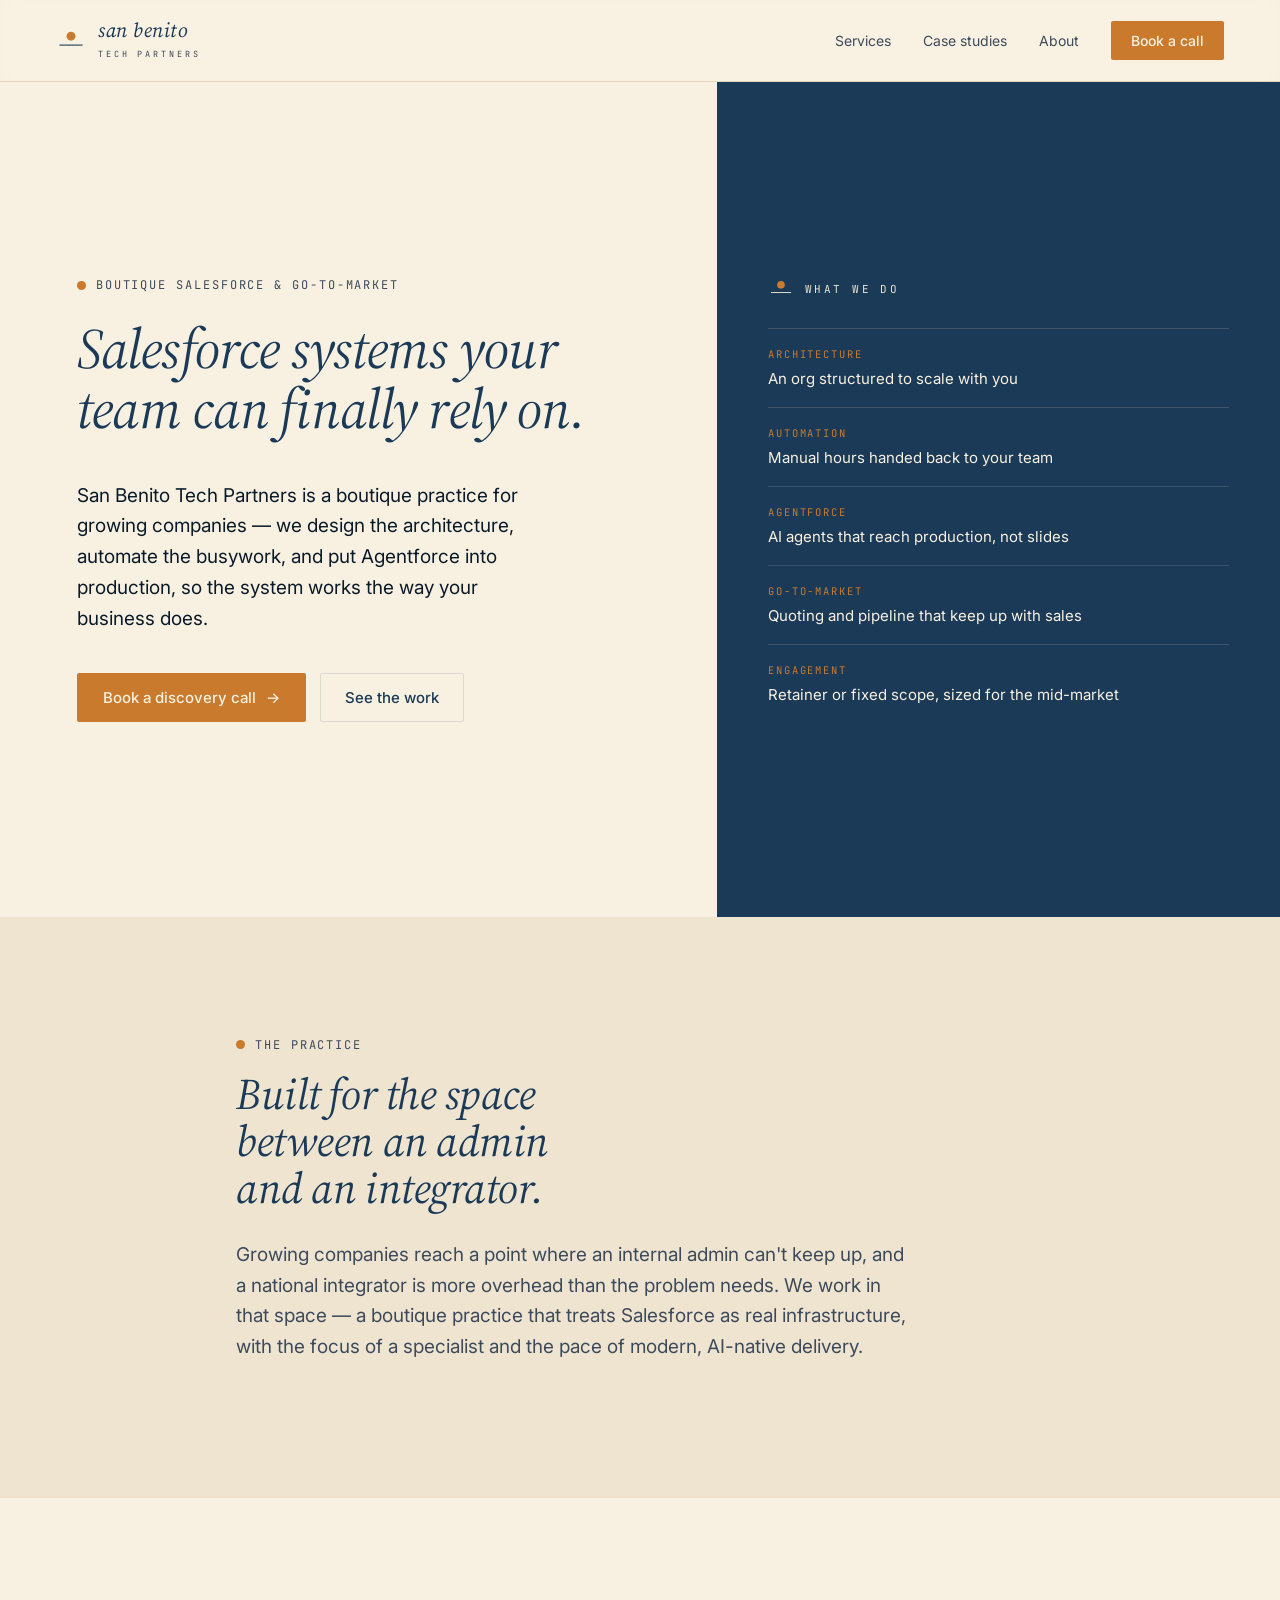
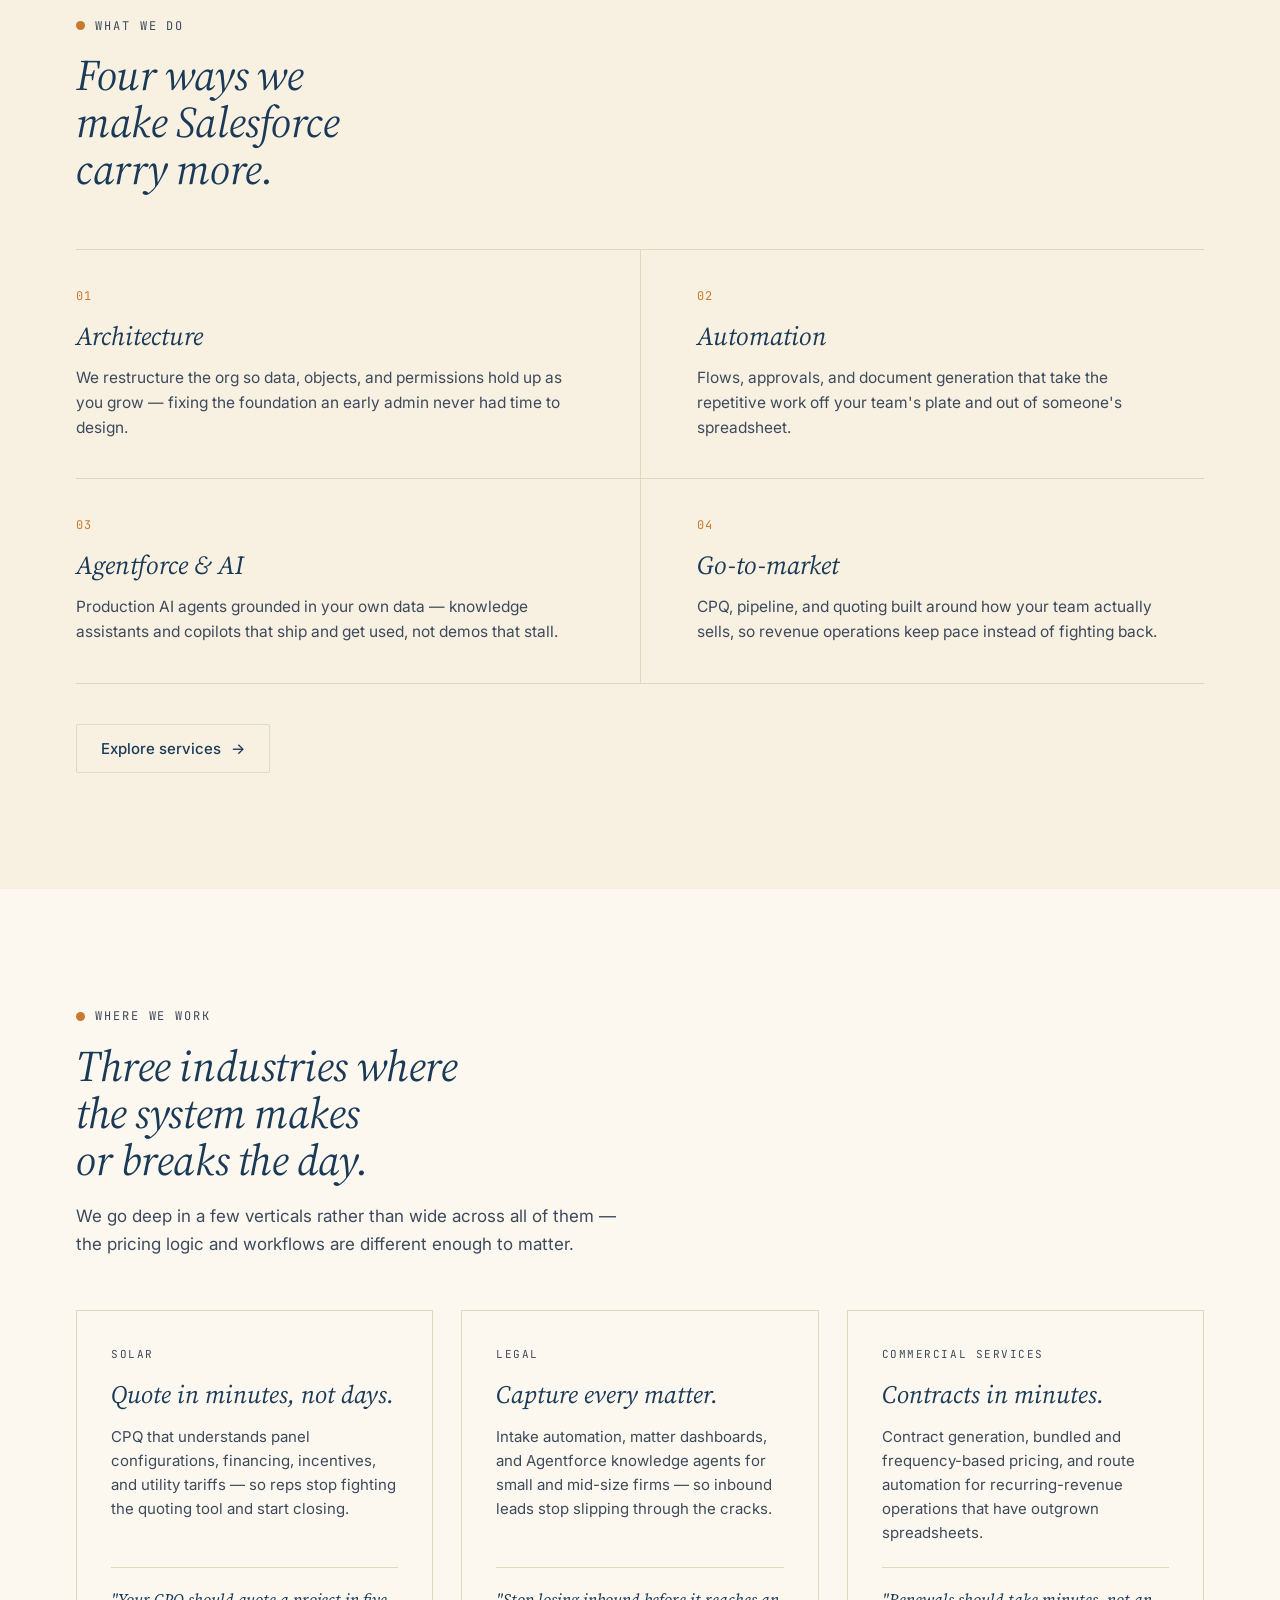
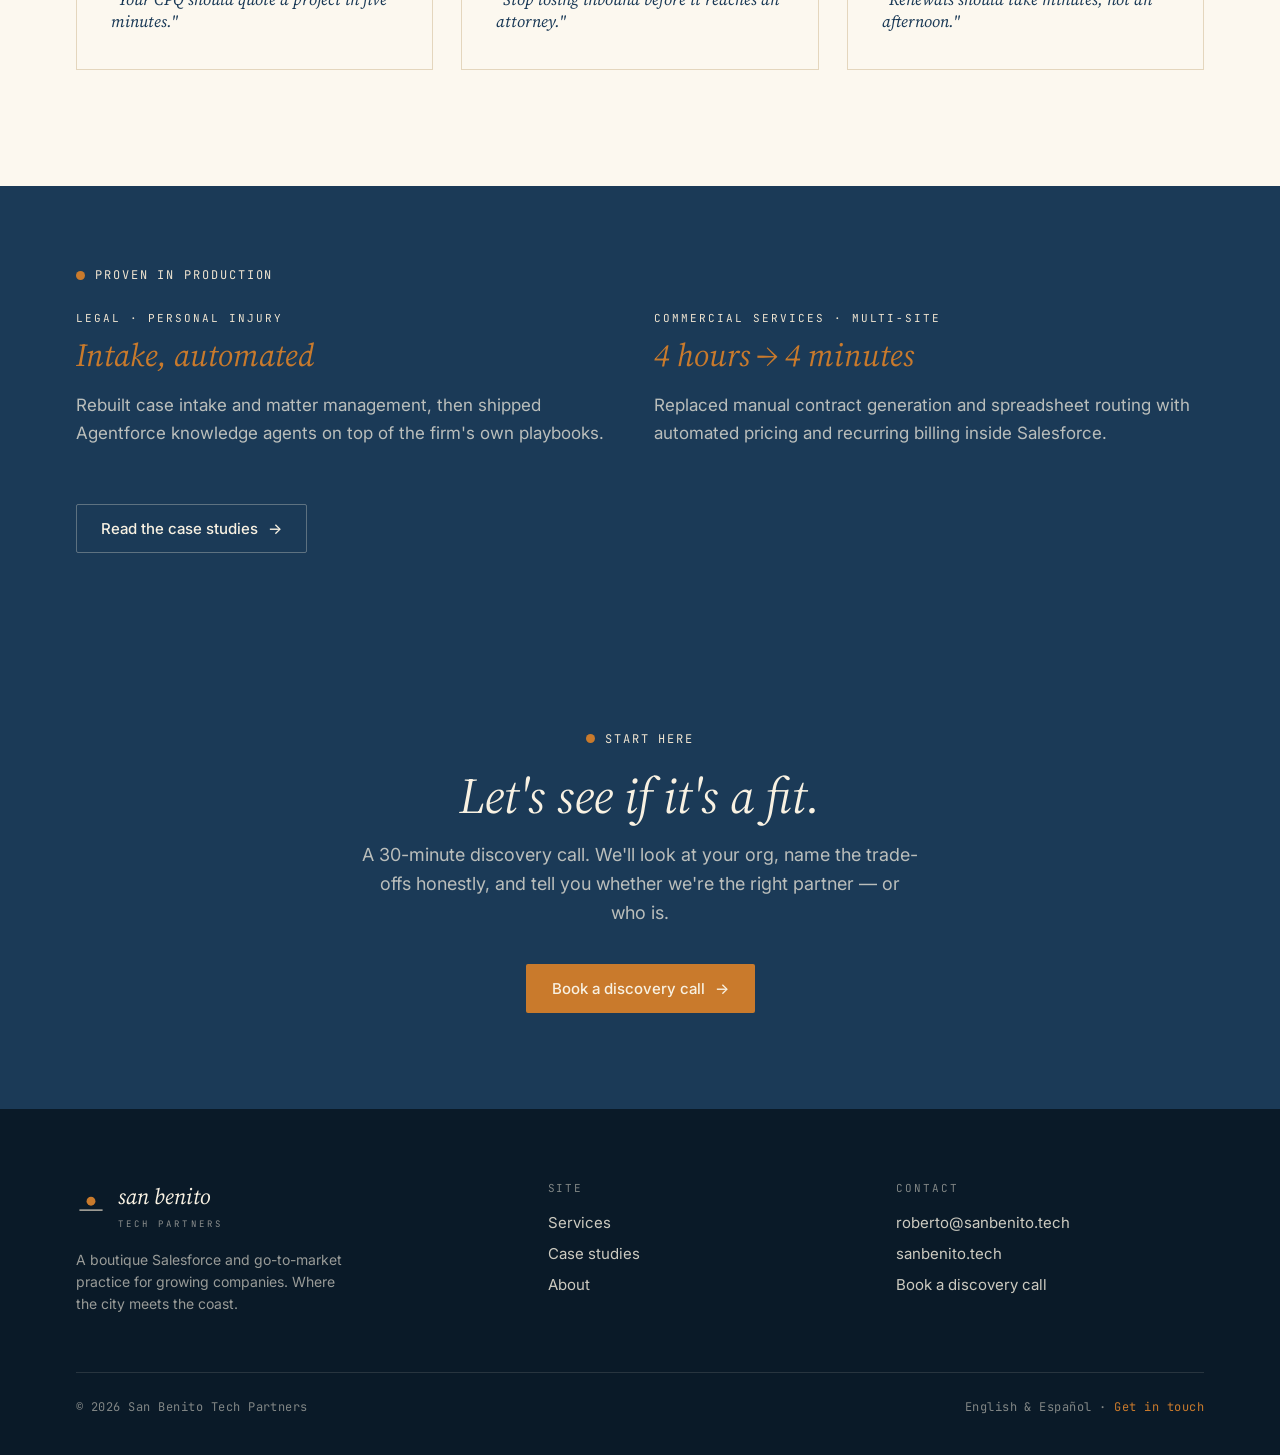
<file: index.html>
<!DOCTYPE html>
<html lang="en">
<head>
<meta charset="utf-8" />
<meta name="viewport" content="width=device-width, initial-scale=1" />
<title>San Benito Tech Partners — Boutique Salesforce &amp; go-to-market</title>
<meta name="description" content="A boutique Salesforce and go-to-market practice. We design the architecture, automate the busywork, and put Agentforce into production for growing companies." />
<link rel="icon" href="assets/sbtp-favicon.svg" />
<link rel="stylesheet" href="brand.css" />
<link rel="stylesheet" href="site.css" />
</head>
<body>

<!-- ============ HEADER ============ -->
<header class="site-header">
<a class="brand" href="index.html">
<svg width="30" height="30" viewBox="0 0 44 44" aria-hidden="true"><circle cx="22" cy="15" r="6.5" fill="#C97A2C"></circle><line x1="5" y1="28" x2="39" y2="28" stroke="#1B3A57" stroke-width="1.6"></line></svg>
<span><span class="wm">san benito</span><br><span class="tg">TECH&nbsp;PARTNERS</span></span>
</a>
<input type="checkbox" id="nav-toggle" class="nav-toggle" />
<label for="nav-toggle" class="nav-burger" aria-label="Menu">☰</label>
<nav class="site-nav">
<a href="services.html">Services</a>
<a href="case-studies.html">Case studies</a>
<a href="about.html">About</a>
</nav>
<a class="btn-amber btn-sm" href="https://calendar.app.google/EVADohh3cZ5LJQx87" target="_blank" rel="noopener">Book a call</a>
</header>

<!-- ============ HERO (Direction C) ============ -->
<section class="hero" data-screen-label="Home hero">
<div class="hero-left">
<div class="eyebrow"><span>Boutique Salesforce &amp; go-to-market</span></div>
<h1 class="hero-h1">Salesforce systems your team can finally rely on.</h1>
<p class="body-lg">San Benito Tech Partners is a boutique practice for growing companies — we design the architecture, automate the busywork, and put Agentforce into production, so the system works the way your business does.</p>
<div class="hero-cta">
<a class="btn-amber" href="https://calendar.app.google/EVADohh3cZ5LJQx87" target="_blank" rel="noopener">Book a discovery call <span>→</span></a>
<a class="btn-ghost" href="case-studies.html">See the work</a>
</div>
</div>
<aside class="hero-panel">
<div class="panel-head">
<svg width="26" height="26" viewBox="0 0 44 44" aria-hidden="true"><circle cx="22" cy="15" r="6.5" fill="#C97A2C"></circle><line x1="5" y1="28" x2="39" y2="28" stroke="#EFE4D0" stroke-width="1.6"></line></svg>
<span class="lbl">WHAT&nbsp;WE&nbsp;DO</span>
</div>
<div class="panel-row"><div class="k">ARCHITECTURE</div><div class="v">An org structured to scale with you</div></div>
<div class="panel-row"><div class="k">AUTOMATION</div><div class="v">Manual hours handed back to your team</div></div>
<div class="panel-row"><div class="k">AGENTFORCE</div><div class="v">AI agents that reach production, not slides</div></div>
<div class="panel-row"><div class="k">GO-TO-MARKET</div><div class="v">Quoting and pipeline that keep up with sales</div></div>
<div class="panel-row"><div class="k">ENGAGEMENT</div><div class="v">Retainer or fixed scope, sized for the mid-market</div></div>
</aside>
</section>

<!-- ============ POSITIONING ============ -->
<section class="section bg-sand">
<div class="wrap-narrow">
<div class="eyebrow"><span>The practice</span></div>
<h2 class="h2 max-18ch mb-28">Built for the space between an admin and an integrator.</h2>
<p class="body body-lg max-680">Growing companies reach a point where an internal admin can't keep up, and a national integrator is more overhead than the problem needs. We work in that space — a boutique practice that treats Salesforce as real infrastructure, with the focus of a specialist and the pace of modern, AI-native delivery.</p>
</div>
</section>

<!-- ============ WHAT WE DO ============ -->
<section class="section bg-paper">
<div class="wrap">
<div class="eyebrow"><span>What we do</span></div>
<h2 class="h2 max-16ch mb-56">Four ways we make Salesforce carry more.</h2>
<div class="practice">
<div class="cell">
<div class="num">01</div>
<div class="pt"><a href="services.html#architecture">Architecture</a></div>
<div class="pd">We restructure the org so data, objects, and permissions hold up as you grow — fixing the foundation an early admin never had time to design.</div>
</div>
<div class="cell">
<div class="num">02</div>
<div class="pt"><a href="services.html#automation">Automation</a></div>
<div class="pd">Flows, approvals, and document generation that take the repetitive work off your team's plate and out of someone's spreadsheet.</div>
</div>
<div class="cell">
<div class="num">03</div>
<div class="pt"><a href="services.html#agentforce">Agentforce &amp; AI</a></div>
<div class="pd">Production AI agents grounded in your own data — knowledge assistants and copilots that ship and get used, not demos that stall.</div>
</div>
<div class="cell">
<div class="num">04</div>
<div class="pt"><a href="services.html#gtm">Go-to-market</a></div>
<div class="pd">CPQ, pipeline, and quoting built around how your team actually sells, so revenue operations keep pace instead of fighting back.</div>
</div>
</div>
<div class="mt-40">
<a class="btn-ghost" href="services.html">Explore services <span>→</span></a>
</div>
</div>
</section>

<!-- ============ WHERE WE WORK ============ -->
<section class="section bg-white">
<div class="wrap">
<div class="eyebrow"><span>Where we work</span></div>
<h2 class="h2 max-20ch mb-18">Three industries where the system makes or breaks the day.</h2>
<p class="body max-560 mb-52">We go deep in a few verticals rather than wide across all of them — the pricing logic and workflows are different enough to matter.</p>
<div class="grid-3">
<div class="vcard">
<div class="vtag">Solar</div>
<div class="vh">Quote in minutes, not days.</div>
<div class="vd">CPQ that understands panel configurations, financing, incentives, and utility tariffs — so reps stop fighting the quoting tool and start closing.</div>
<div class="quote">"Your CPQ should quote a project in five minutes."</div>
</div>
<div class="vcard">
<div class="vtag">Legal</div>
<div class="vh">Capture every matter.</div>
<div class="vd">Intake automation, matter dashboards, and Agentforce knowledge agents for small and mid-size firms — so inbound leads stop slipping through the cracks.</div>
<div class="quote">"Stop losing inbound before it reaches an attorney."</div>
</div>
<div class="vcard">
<div class="vtag">Commercial services</div>
<div class="vh">Contracts in minutes.</div>
<div class="vd">Contract generation, bundled and frequency-based pricing, and route automation for recurring-revenue operations that have outgrown spreadsheets.</div>
<div class="quote">"Renewals should take minutes, not an afternoon."</div>
</div>
</div>
</div>
</section>

<!-- ============ PROOF ============ -->
<section class="section-sm bg-navy on-navy">
<div class="wrap">
<div class="eyebrow mb-28"><span>Proven in production</span></div>
<div class="grid-2 gap-28">
<div class="proof-strip-item">
<div class="mini-label mini-label--sand">Legal · personal injury</div>
<div class="stat-line">Intake, automated</div>
<p class="body">Rebuilt case intake and matter management, then shipped Agentforce knowledge agents on top of the firm's own playbooks.</p>
</div>
<div class="proof-strip-item">
<div class="mini-label mini-label--sand">Commercial services · multi-site</div>
<div class="stat-line">4 hours → 4 minutes</div>
<p class="body">Replaced manual contract generation and spreadsheet routing with automated pricing and recurring billing inside Salesforce.</p>
</div>
</div>
<div class="mt-40">
<a class="btn-ghost on-dark" href="case-studies.html">Read the case studies <span>→</span></a>
</div>
</div>
</section>

<!-- ============ CTA ============ -->
<section class="cta-band on-navy">
<div class="inner wrap-narrow">
<div class="eyebrow eyebrow--center"><span>Start here</span></div>
<h2 class="ch">Let's see if it's a fit.</h2>
<p class="cs">A 30-minute discovery call. We'll look at your org, name the trade-offs honestly, and tell you whether we're the right partner — or who is.</p>
<a class="btn-amber" href="https://calendar.app.google/EVADohh3cZ5LJQx87" target="_blank" rel="noopener">Book a discovery call <span>→</span></a>
</div>
</section>

<!-- ============ FOOTER ============ -->
<footer class="site-footer">
<div class="wrap">
<div class="foot-grid">
<div class="foot-brand">
<div class="brand-lockup">
<svg width="30" height="30" viewBox="0 0 44 44" aria-hidden="true"><circle cx="22" cy="15" r="6.5" fill="#C97A2C"></circle><line x1="5" y1="28" x2="39" y2="28" stroke="#EFE4D0" stroke-width="1.6"></line></svg>
<span><span class="wm">san benito</span><br><span class="tg">TECH&nbsp;PARTNERS</span></span>
</div>
<p>A boutique Salesforce and go-to-market practice for growing companies. Where the city meets the coast.</p>
</div>
<div class="foot-col">
<h4>Site</h4>
<a href="services.html">Services</a>
<a href="case-studies.html">Case studies</a>
<a href="about.html">About</a>
</div>
<div class="foot-col">
<h4>Contact</h4>
<a href="mailto:roberto@sanbenito.tech">roberto@sanbenito.tech</a>
<a href="https://sanbenito.tech">sanbenito.tech</a>
<a href="about.html#contact">Book a discovery call</a>
</div>
</div>
<div class="foot-bottom">
<span>© 2026 San Benito Tech Partners</span>
<span>English &amp; Español · <a href="about.html#contact">Get in touch</a></span>
</div>
</div>
</footer>

</body>
</html>
</file>
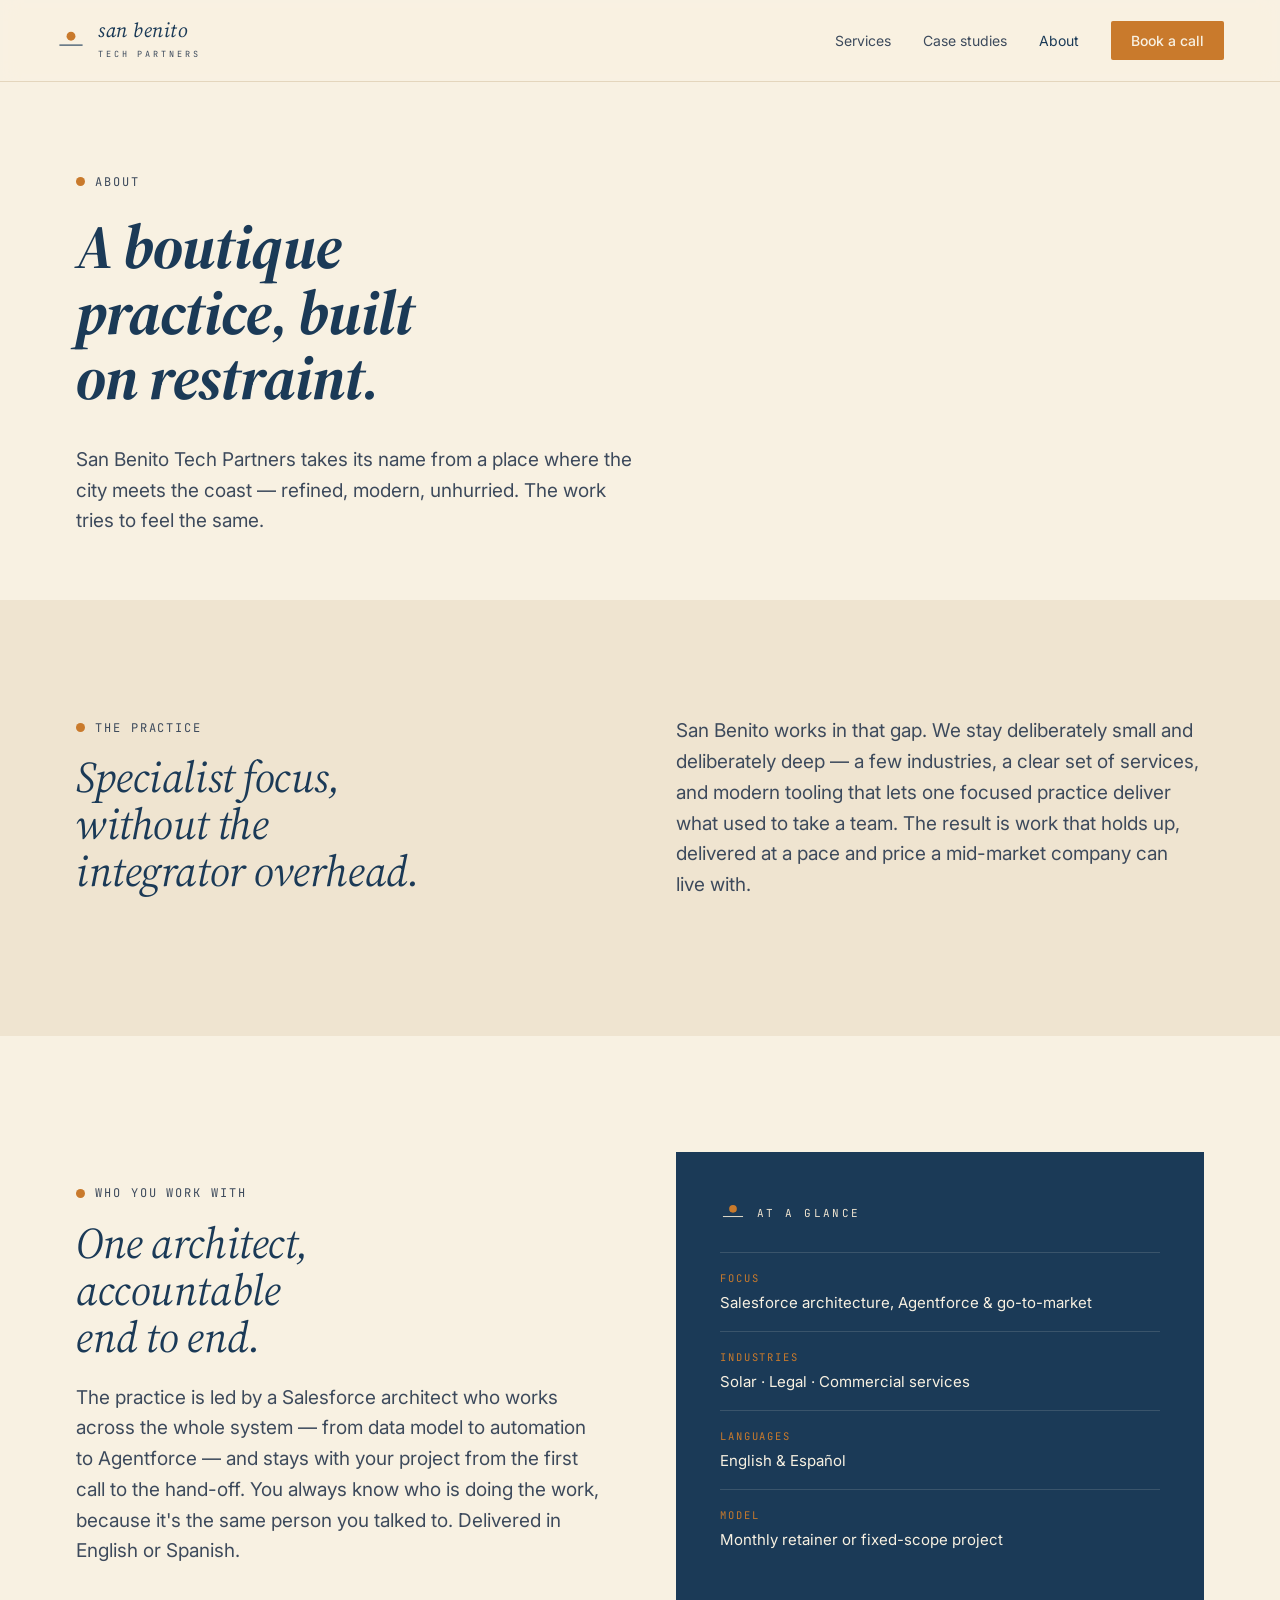
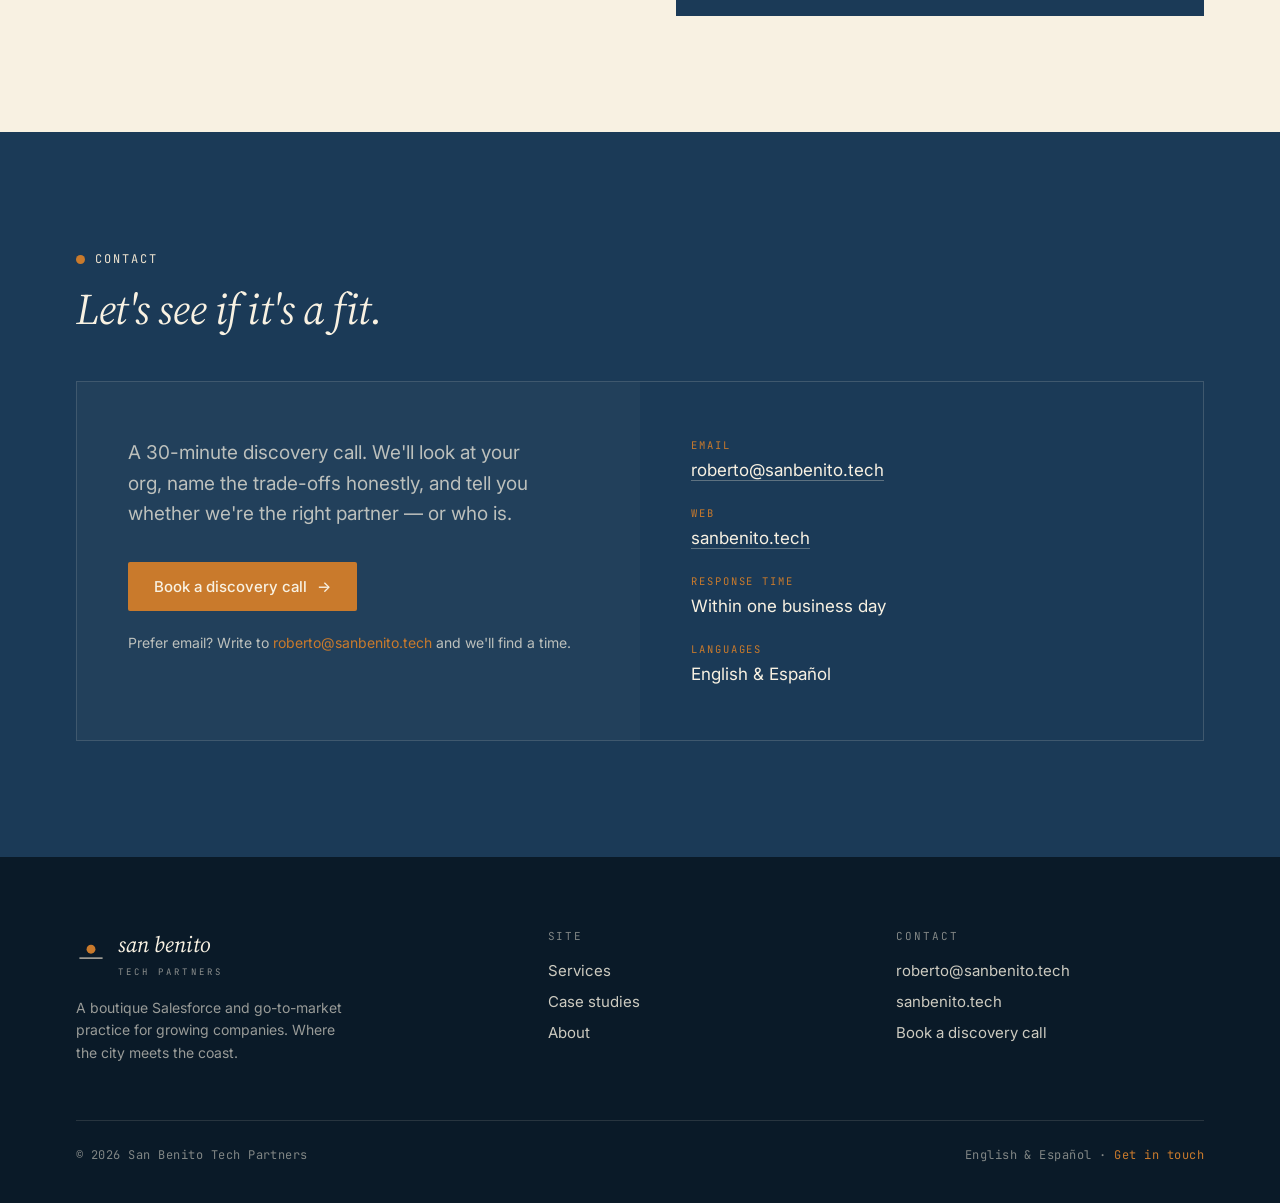
<file: about.html>
<!DOCTYPE html>
<html lang="en">
<head>
<meta charset="utf-8" />
<meta name="viewport" content="width=device-width, initial-scale=1" />
<title>About — San Benito Tech Partners</title>
<meta name="description" content="A boutique Salesforce and go-to-market practice built on restraint. Where the city meets the coast." />
<link rel="icon" href="assets/sbtp-favicon.svg" />
<link rel="stylesheet" href="brand.css" />
<link rel="stylesheet" href="site.css" />
</head>
<body>

<!-- ===== HEADER ===== -->
<header class="site-header">
<a class="brand" href="index.html">
<svg width="30" height="30" viewBox="0 0 44 44" aria-hidden="true"><circle cx="22" cy="15" r="6.5" fill="#C97A2C"></circle><line x1="5" y1="28" x2="39" y2="28" stroke="#1B3A57" stroke-width="1.6"></line></svg>
<span><span class="wm">san benito</span><br><span class="tg">TECH&nbsp;PARTNERS</span></span>
</a>
<input type="checkbox" id="nav-toggle" class="nav-toggle" />
<label for="nav-toggle" class="nav-burger" aria-label="Menu">☰</label>
<nav class="site-nav">
<a href="services.html">Services</a>
<a href="case-studies.html">Case studies</a>
<a href="about.html" class="active">About</a>
</nav>
<a class="btn-amber btn-sm" href="https://calendar.app.google/EVADohh3cZ5LJQx87" target="_blank" rel="noopener">Book a call</a>
</header>

<!-- ===== LEAD ===== -->
<section class="lead-page bg-paper" data-screen-label="About lead">
<div class="wrap">
<div class="eyebrow"><span>About</span></div>
<h1 class="pt">A boutique practice, built on restraint.</h1>
<p class="ps">San Benito Tech Partners takes its name from a place where the city meets the coast — refined, modern, unhurried. The work tries to feel the same.</p>
</div>
</section>

<!-- ===== STORY ===== -->
<section class="section bg-sand mt-56">
<div class="wrap">
<div class="grid-2 gap-72 items-start">
<div>
<div class="eyebrow"><span>The practice</span></div>
<h2 class="h2 mb-24 max-18ch">Specialist focus, without the integrator overhead.</h2>
</div>
<div>
<p class="body body-lg mt-0">San Benito works in that gap. We stay deliberately small and deliberately deep — a few industries, a clear set of services, and modern tooling that lets one focused practice deliver what used to take a team. The result is work that holds up, delivered at a pace and price a mid-market company can live with.</p>
</div>
</div>
</div>
</section>

<!-- ===== WHO ===== -->
<section class="section bg-paper">
<div class="wrap">
<div class="grid-2 gap-72 items-center">
<div>
<div class="eyebrow"><span>Who you work with</span></div>
<h2 class="h2 mb-22 max-16ch">One architect, accountable end to end.</h2>
<p class="body body-lg">The practice is led by a Salesforce architect who works across the whole system — from data model to automation to Agentforce — and stays with your project from the first call to the hand-off. You always know who is doing the work, because it's the same person you talked to. Delivered in English or Spanish.</p>
</div>
<div class="glance-panel">
<div class="panel-head">
<svg width="26" height="26" viewBox="0 0 44 44" aria-hidden="true"><circle cx="22" cy="15" r="6.5" fill="#C97A2C"></circle><line x1="5" y1="28" x2="39" y2="28" stroke="#EFE4D0" stroke-width="1.6"></line></svg>
<span class="lbl">AT A GLANCE</span>
</div>
<div class="panel-row"><div class="k">FOCUS</div><div class="v">Salesforce architecture, Agentforce &amp; go-to-market</div></div>
<div class="panel-row"><div class="k">INDUSTRIES</div><div class="v">Solar · Legal · Commercial services</div></div>
<div class="panel-row"><div class="k">LANGUAGES</div><div class="v">English &amp; Español</div></div>
<div class="panel-row"><div class="k">MODEL</div><div class="v">Monthly retainer or fixed-scope project</div></div>
</div>
</div>
</div>
</section>

<!-- ===== CONTACT ===== -->
<section class="section bg-navy on-navy" id="contact" data-screen-label="Contact">
<div class="wrap">
<div class="eyebrow"><span>Contact</span></div>
<h2 class="h2 max-16ch mb-48">Let's see if it's a fit.</h2>
<div class="contact-grid">
<div class="contact-left">
<p class="body body-lg mt-0 max-420">A 30-minute discovery call. We'll look at your org, name the trade-offs honestly, and tell you whether we're the right partner — or who is.</p>
<div class="mt-32">
<a class="btn-amber" href="https://calendar.app.google/EVADohh3cZ5LJQx87" target="_blank" rel="noopener">Book a discovery call <span>→</span></a>
</div>
<p class="body contact-note">Prefer email? Write to <a href="mailto:roberto@sanbenito.tech">roberto@sanbenito.tech</a> and we'll find a time.</p>
</div>
<div class="contact-right">
<div class="ci"><div class="cl">Email</div><div class="cv"><a href="mailto:roberto@sanbenito.tech">roberto@sanbenito.tech</a></div></div>
<div class="ci"><div class="cl">Web</div><div class="cv"><a href="https://sanbenito.tech">sanbenito.tech</a></div></div>
<div class="ci"><div class="cl">Response time</div><div class="cv">Within one business day</div></div>
<div class="ci"><div class="cl">Languages</div><div class="cv">English &amp; Español</div></div>
</div>
</div>
</div>
</section>

<!-- ===== FOOTER ===== -->
<footer class="site-footer">
<div class="wrap">
<div class="foot-grid">
<div class="foot-brand">
<div class="brand-lockup">
<svg width="30" height="30" viewBox="0 0 44 44" aria-hidden="true"><circle cx="22" cy="15" r="6.5" fill="#C97A2C"></circle><line x1="5" y1="28" x2="39" y2="28" stroke="#EFE4D0" stroke-width="1.6"></line></svg>
<span><span class="wm">san benito</span><br><span class="tg">TECH&nbsp;PARTNERS</span></span>
</div>
<p>A boutique Salesforce and go-to-market practice for growing companies. Where the city meets the coast.</p>
</div>
<div class="foot-col">
<h4>Site</h4>
<a href="services.html">Services</a>
<a href="case-studies.html">Case studies</a>
<a href="about.html">About</a>
</div>
<div class="foot-col">
<h4>Contact</h4>
<a href="mailto:roberto@sanbenito.tech">roberto@sanbenito.tech</a>
<a href="https://sanbenito.tech">sanbenito.tech</a>
<a href="about.html#contact">Book a discovery call</a>
</div>
</div>
<div class="foot-bottom">
<span>© 2026 San Benito Tech Partners</span>
<span>English &amp; Español · <a href="about.html#contact">Get in touch</a></span>
</div>
</div>
</footer>

</body>
</html>
</file>
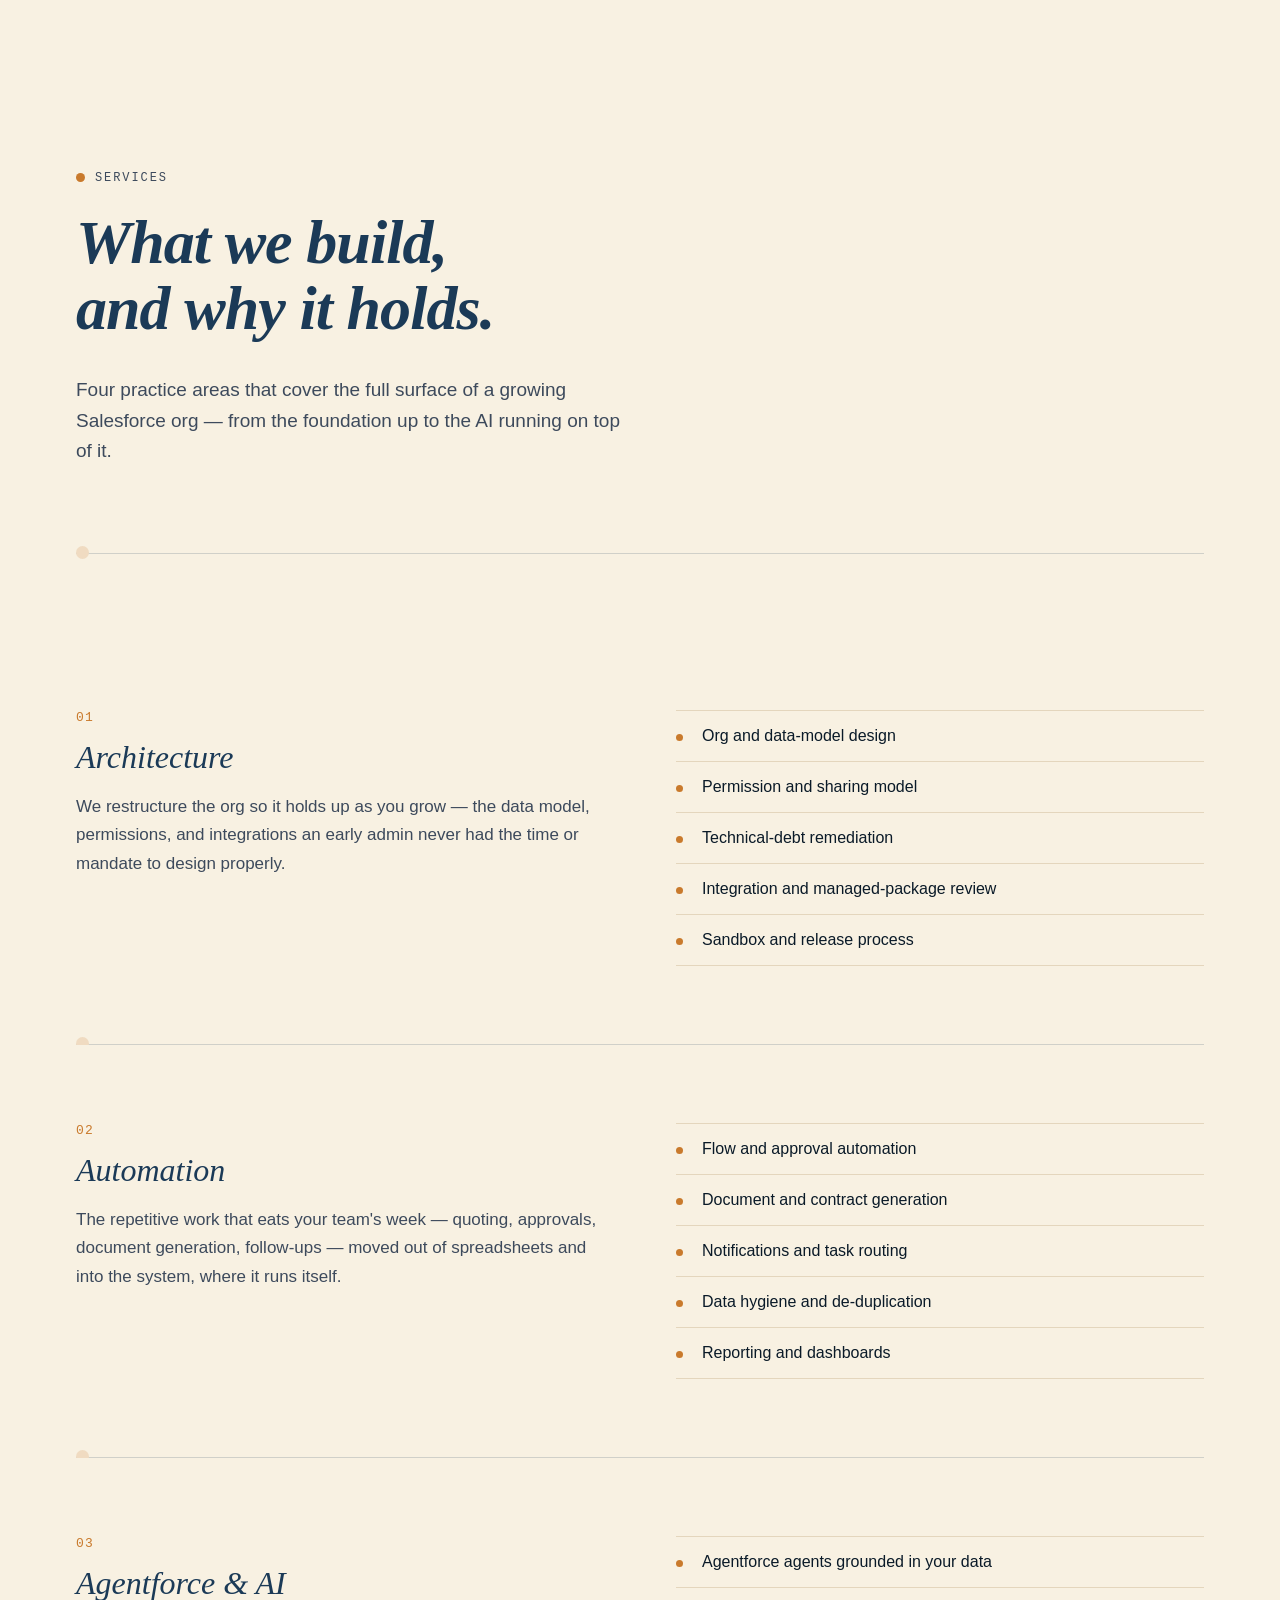
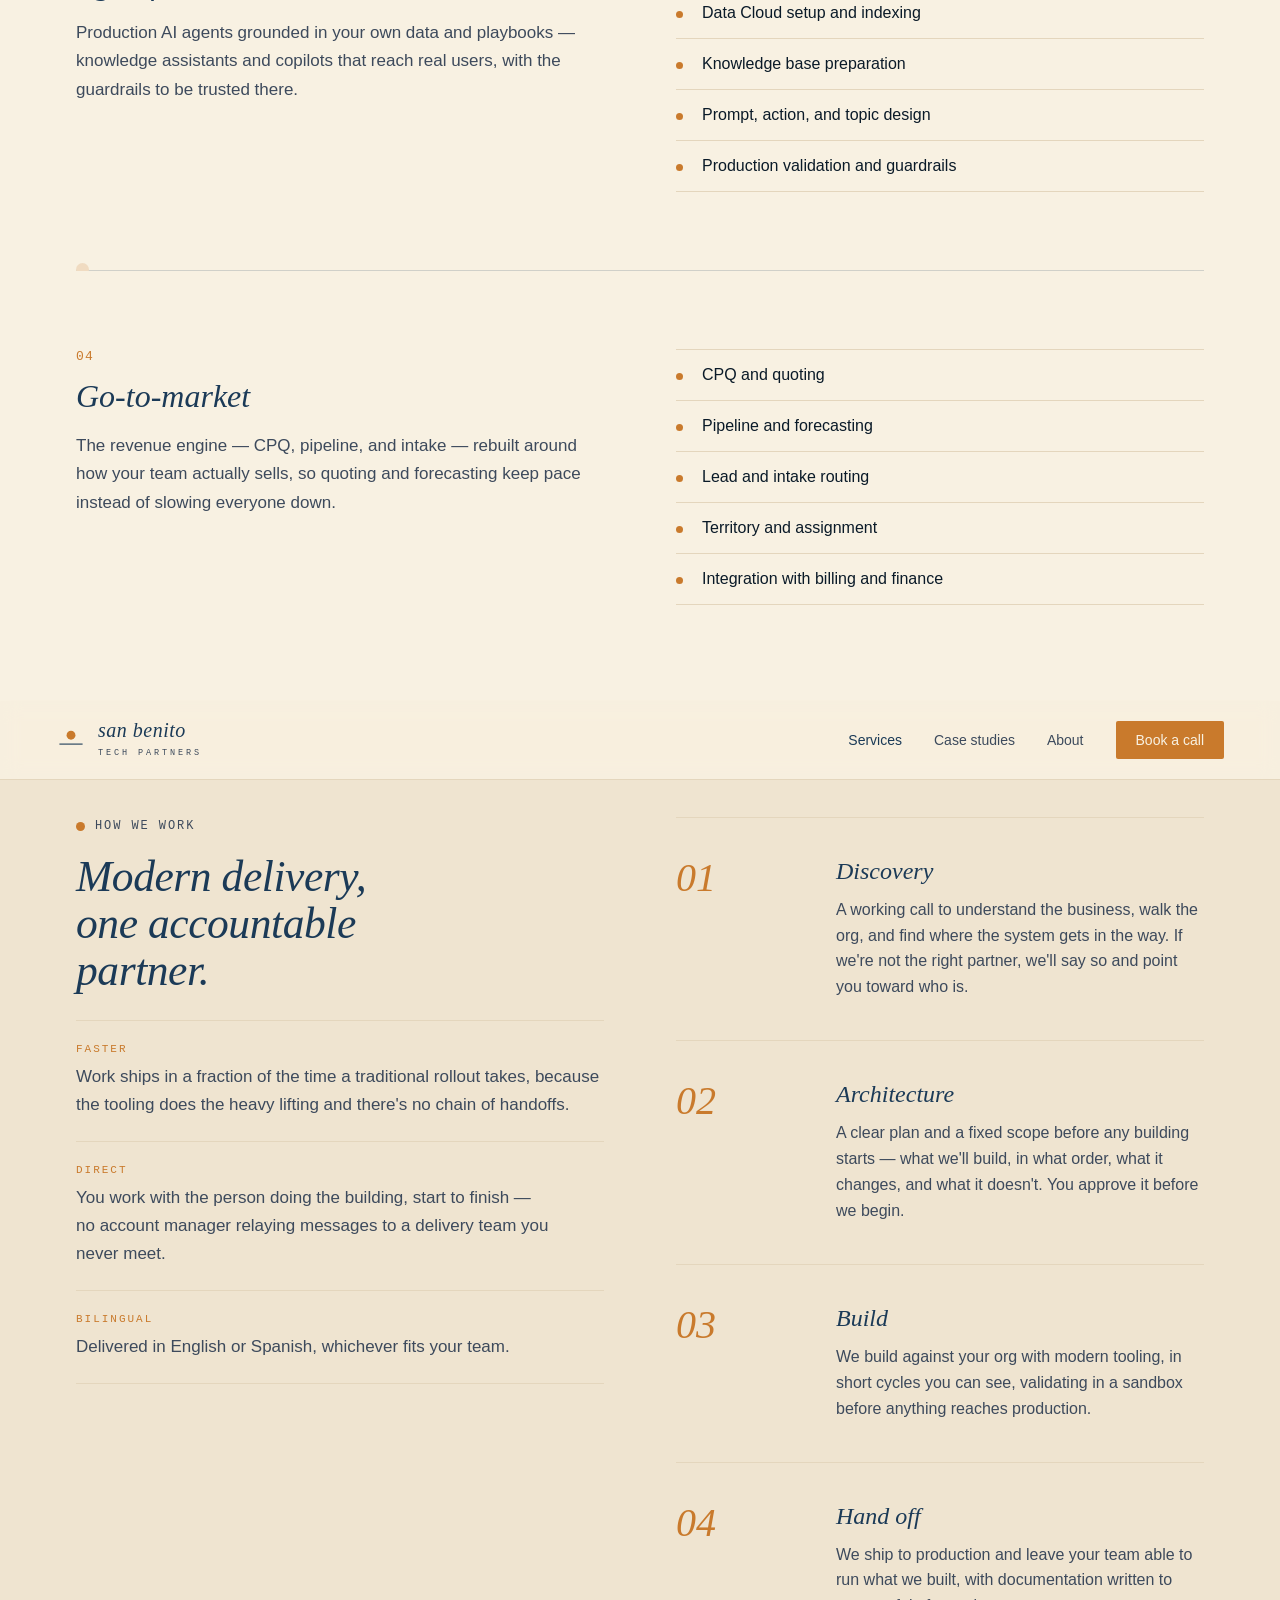
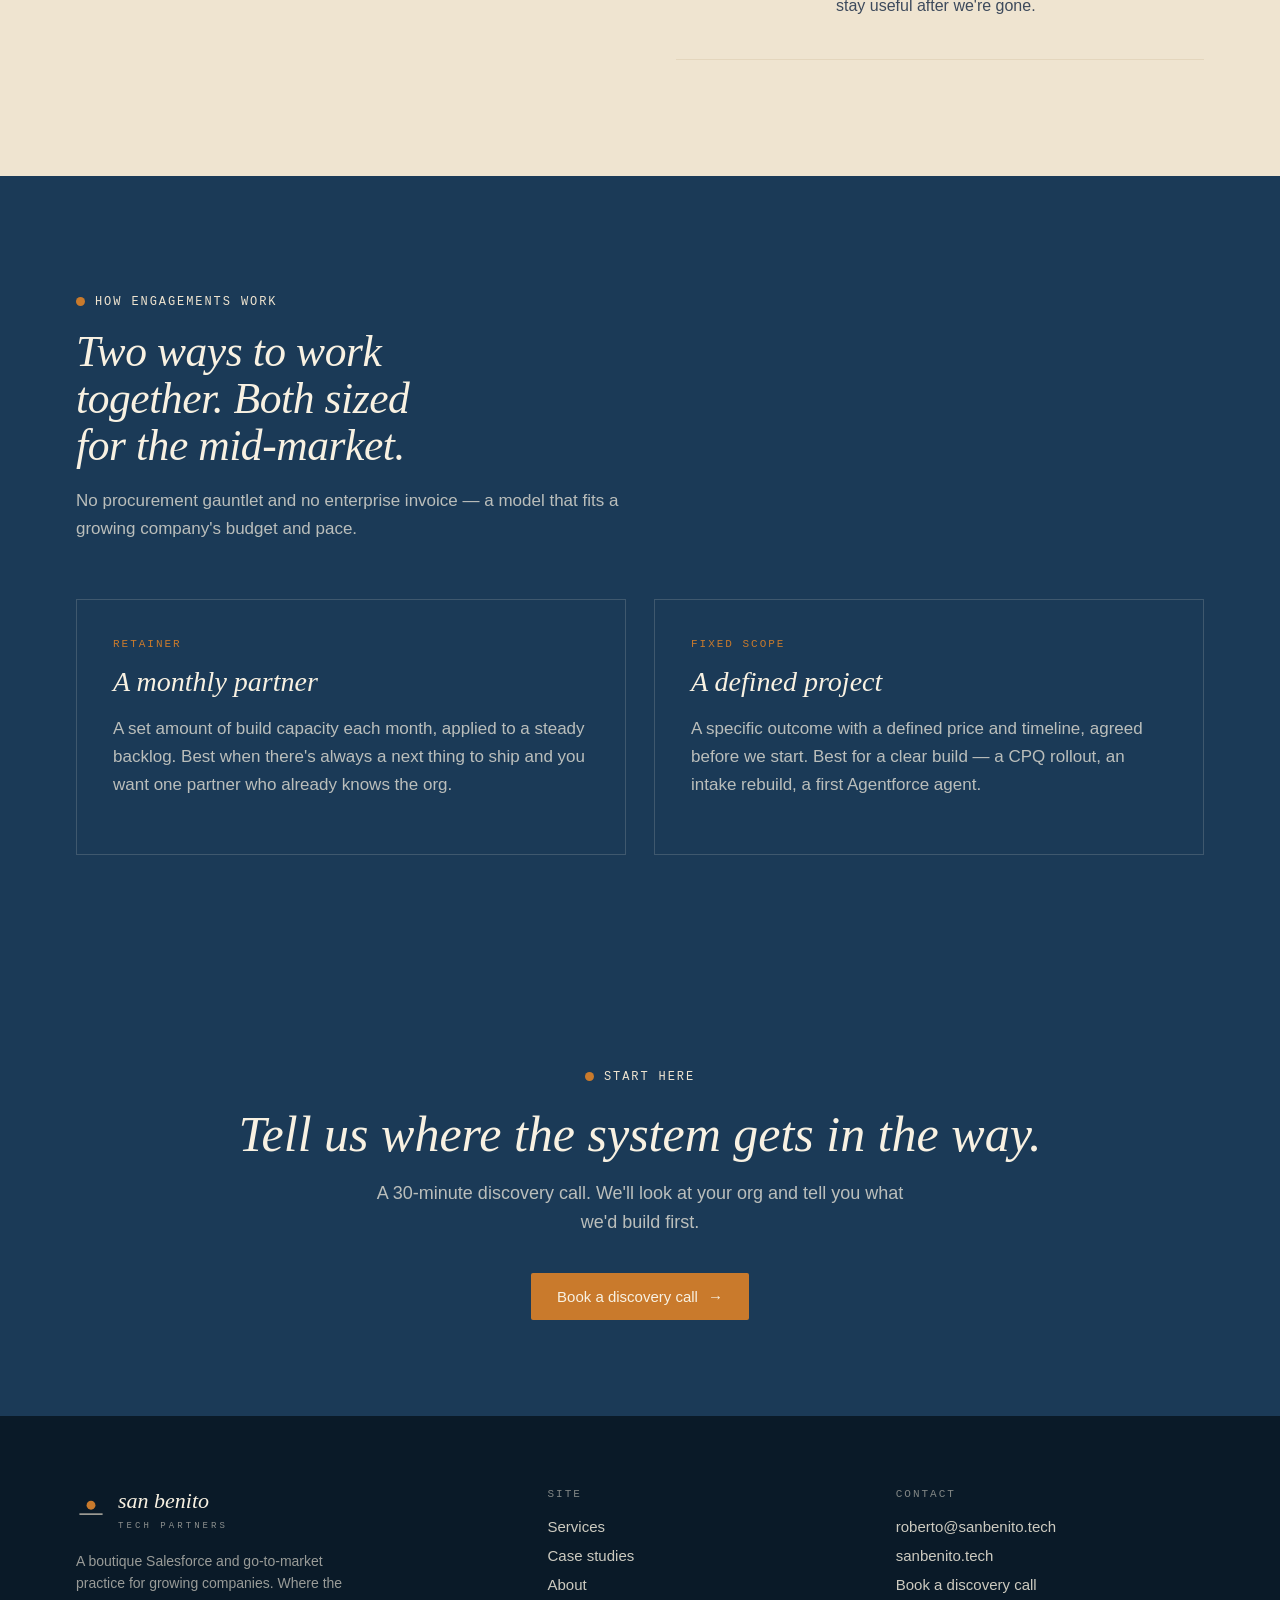
<file: approach.html>
<!DOCTYPE html>
<html lang="en">
<head>
<meta charset="utf-8" />
<meta name="viewport" content="width=device-width, initial-scale=1" />
<title>Approach — San Benito Tech Partners</title>
<meta http-equiv="refresh" content="0; url=services.html#how-we-work" />
<link rel="icon" href="assets/sbtp-favicon.svg" />
<link rel="stylesheet" href="brand.css" />
</head>
<body>
<p class="lede" style="padding: 48px 56px;">This page moved — <a href="services.html#how-we-work">see how we work</a>.</p>
</body>
</html>
</file>
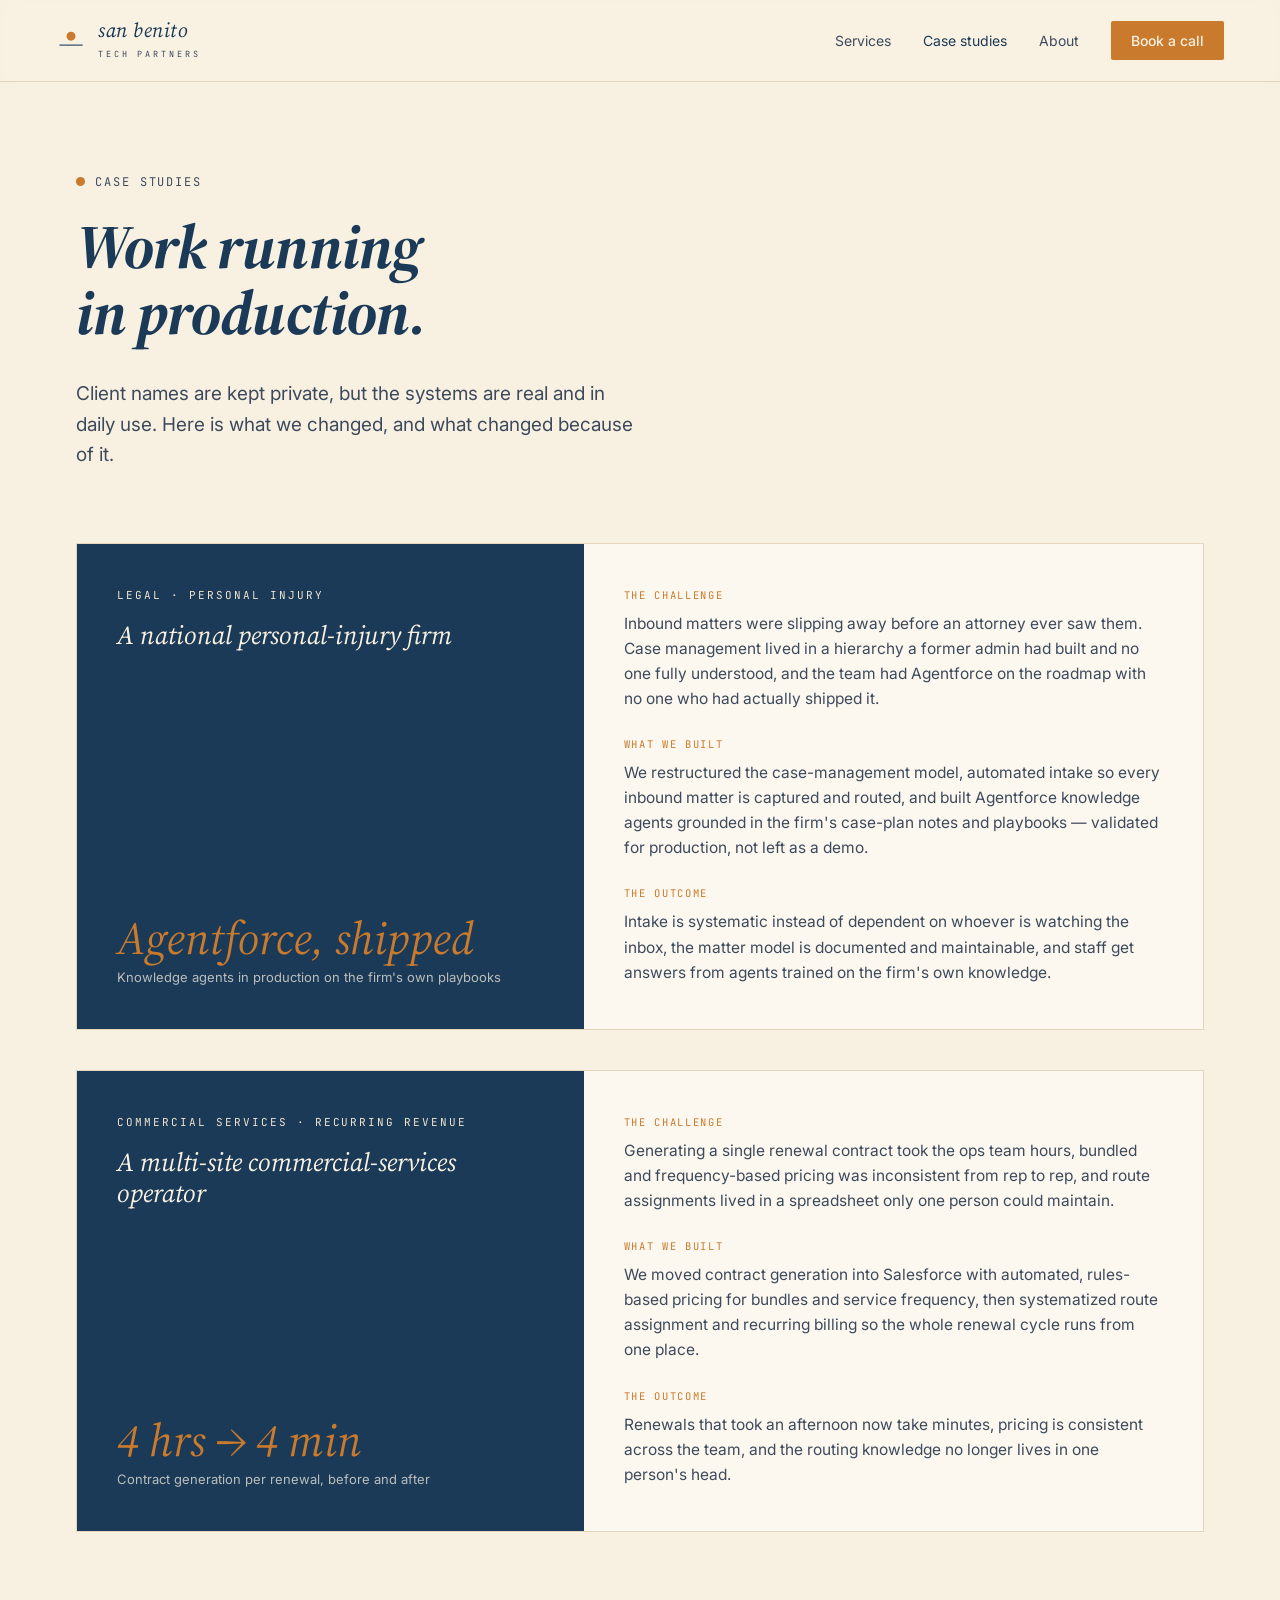
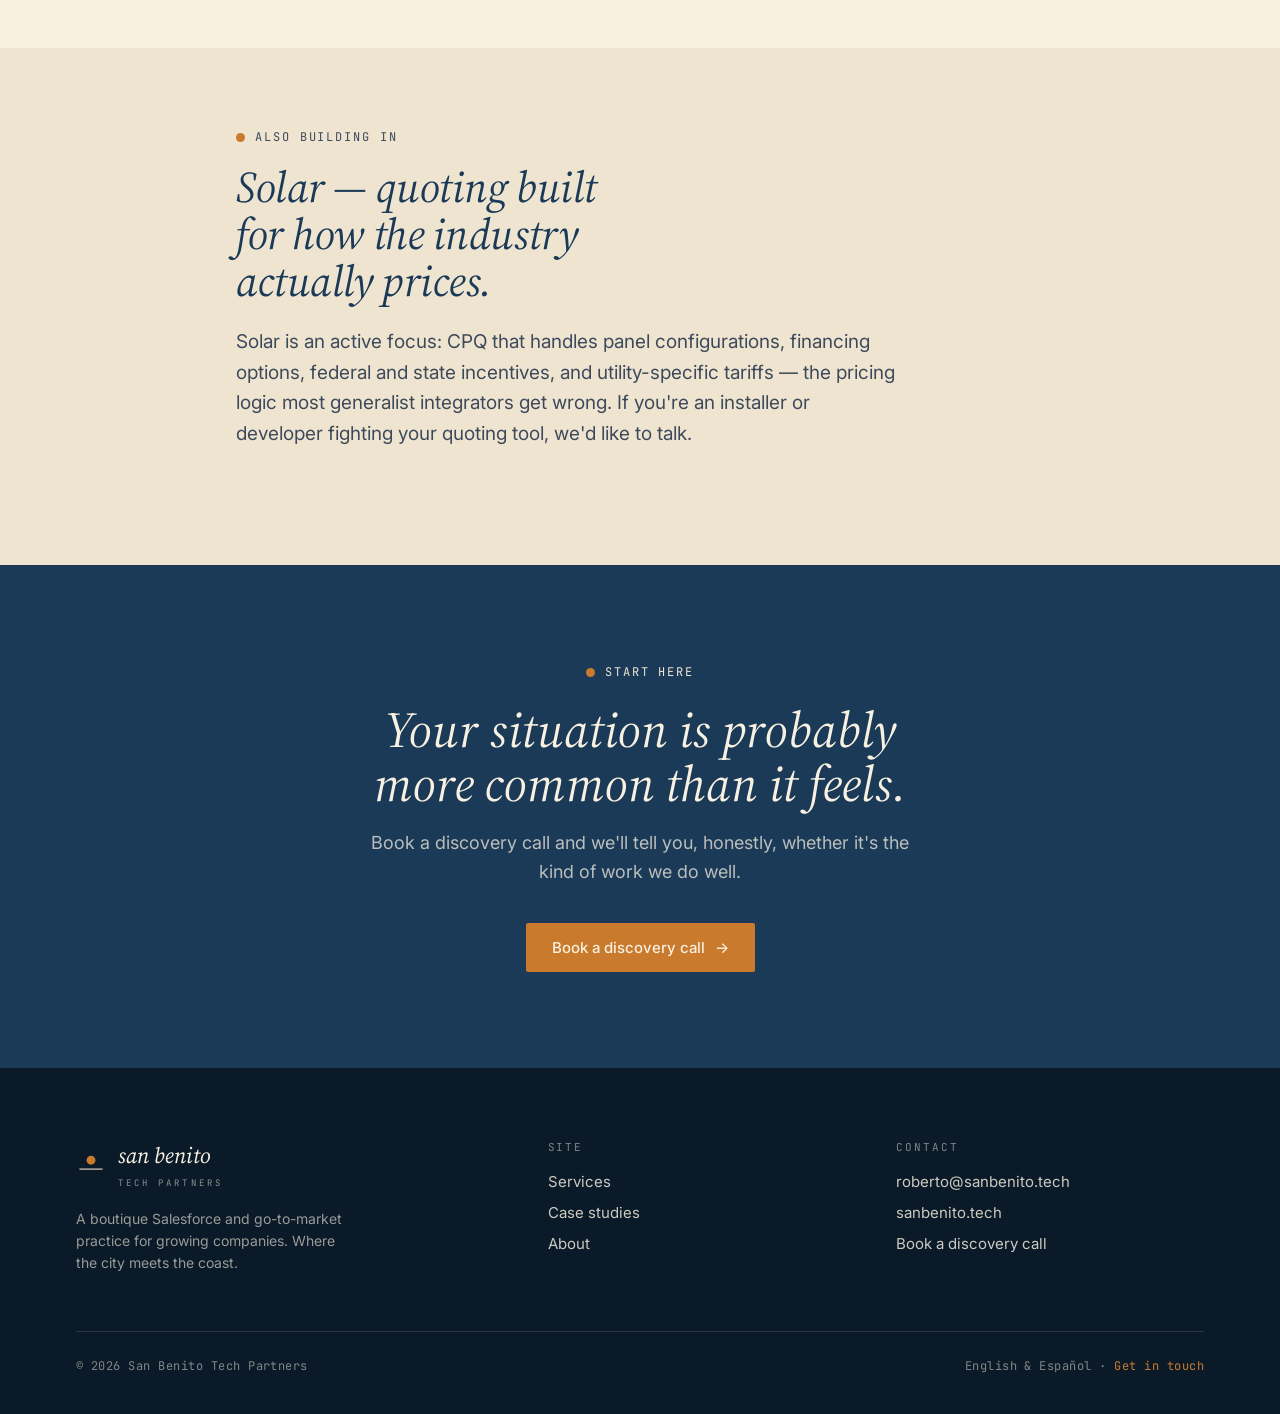
<file: case-studies.html>
<!DOCTYPE html>
<html lang="en">
<head>
<meta charset="utf-8" />
<meta name="viewport" content="width=device-width, initial-scale=1" />
<title>Case studies — San Benito Tech Partners</title>
<meta name="description" content="Anonymized case studies — Salesforce architecture, automation, and Agentforce work running in production." />
<link rel="icon" href="assets/sbtp-favicon.svg" />
<link rel="stylesheet" href="brand.css" />
<link rel="stylesheet" href="site.css" />
</head>
<body>

<!-- ===== HEADER ===== -->
<header class="site-header">
<a class="brand" href="index.html">
<svg width="30" height="30" viewBox="0 0 44 44" aria-hidden="true"><circle cx="22" cy="15" r="6.5" fill="#C97A2C"></circle><line x1="5" y1="28" x2="39" y2="28" stroke="#1B3A57" stroke-width="1.6"></line></svg>
<span><span class="wm">san benito</span><br><span class="tg">TECH&nbsp;PARTNERS</span></span>
</a>
<input type="checkbox" id="nav-toggle" class="nav-toggle" />
<label for="nav-toggle" class="nav-burger" aria-label="Menu">☰</label>
<nav class="site-nav">
<a href="services.html">Services</a>
<a href="case-studies.html" class="active">Case studies</a>
<a href="about.html">About</a>
</nav>
<a class="btn-amber btn-sm" href="https://calendar.app.google/EVADohh3cZ5LJQx87" target="_blank" rel="noopener">Book a call</a>
</header>

<!-- ===== LEAD ===== -->
<section class="lead-page bg-paper" data-screen-label="Case studies lead">
<div class="wrap">
<div class="eyebrow"><span>Case studies</span></div>
<h1 class="pt">Work running in production.</h1>
<p class="ps">Client names are kept private, but the systems are real and in daily use. Here is what we changed, and what changed because of it.</p>
</div>
</section>

<!-- ===== CASES ===== -->
<section class="section bg-paper pt-64">
<div class="wrap stack-40">

<!-- CASE 1 -->
<article class="case" data-screen-label="Case: legal">
<div class="meta">
<div>
<div class="sector">Legal · personal injury</div>
<div class="who">A national personal-injury firm</div>
</div>
<div class="stat">
<div class="big">Agentforce, shipped</div>
<div class="cap">Knowledge agents in production on the firm's own playbooks</div>
</div>
</div>
<div class="body-side">
<div class="lab">The challenge</div>
<p class="txt">Inbound matters were slipping away before an attorney ever saw them. Case management lived in a hierarchy a former admin had built and no one fully understood, and the team had Agentforce on the roadmap with no one who had actually shipped it.</p>
<div class="lab">What we built</div>
<p class="txt">We restructured the case-management model, automated intake so every inbound matter is captured and routed, and built Agentforce knowledge agents grounded in the firm's case-plan notes and playbooks — validated for production, not left as a demo.</p>
<div class="lab">The outcome</div>
<p class="txt">Intake is systematic instead of dependent on whoever is watching the inbox, the matter model is documented and maintainable, and staff get answers from agents trained on the firm's own knowledge.</p>
</div>
</article>

<!-- CASE 2 -->
<article class="case" data-screen-label="Case: commercial services">
<div class="meta">
<div>
<div class="sector">Commercial services · recurring revenue</div>
<div class="who">A multi-site commercial-services operator</div>
</div>
<div class="stat">
<div class="big">4 hrs → 4 min</div>
<div class="cap">Contract generation per renewal, before and after</div>
</div>
</div>
<div class="body-side">
<div class="lab">The challenge</div>
<p class="txt">Generating a single renewal contract took the ops team hours, bundled and frequency-based pricing was inconsistent from rep to rep, and route assignments lived in a spreadsheet only one person could maintain.</p>
<div class="lab">What we built</div>
<p class="txt">We moved contract generation into Salesforce with automated, rules-based pricing for bundles and service frequency, then systematized route assignment and recurring billing so the whole renewal cycle runs from one place.</p>
<div class="lab">The outcome</div>
<p class="txt">Renewals that took an afternoon now take minutes, pricing is consistent across the team, and the routing knowledge no longer lives in one person's head.</p>
</div>
</article>

</div>
</section>

<!-- ===== ALSO BUILDING ===== -->
<section class="section-sm bg-sand pb-96">
<div class="wrap-narrow">
<div class="eyebrow"><span>Also building in</span></div>
<h2 class="h2 max-20ch mb-22">Solar — quoting built for how the industry actually prices.</h2>
<p class="body body-lg max-660">Solar is an active focus: CPQ that handles panel configurations, financing options, federal and state incentives, and utility-specific tariffs — the pricing logic most generalist integrators get wrong. If you're an installer or developer fighting your quoting tool, we'd like to talk.</p>
</div>
</section>

<!-- ===== CTA ===== -->
<section class="cta-band on-navy">
<div class="inner wrap-narrow">
<div class="eyebrow eyebrow--center"><span>Start here</span></div>
<h2 class="ch">Your situation is probably more common than it feels.</h2>
<p class="cs">Book a discovery call and we'll tell you, honestly, whether it's the kind of work we do well.</p>
<a class="btn-amber" href="https://calendar.app.google/EVADohh3cZ5LJQx87" target="_blank" rel="noopener">Book a discovery call <span>→</span></a>
</div>
</section>

<!-- ===== FOOTER ===== -->
<footer class="site-footer">
<div class="wrap">
<div class="foot-grid">
<div class="foot-brand">
<div class="brand-lockup">
<svg width="30" height="30" viewBox="0 0 44 44" aria-hidden="true"><circle cx="22" cy="15" r="6.5" fill="#C97A2C"></circle><line x1="5" y1="28" x2="39" y2="28" stroke="#EFE4D0" stroke-width="1.6"></line></svg>
<span><span class="wm">san benito</span><br><span class="tg">TECH&nbsp;PARTNERS</span></span>
</div>
<p>A boutique Salesforce and go-to-market practice for growing companies. Where the city meets the coast.</p>
</div>
<div class="foot-col">
<h4>Site</h4>
<a href="services.html">Services</a>
<a href="case-studies.html">Case studies</a>
<a href="about.html">About</a>
</div>
<div class="foot-col">
<h4>Contact</h4>
<a href="mailto:roberto@sanbenito.tech">roberto@sanbenito.tech</a>
<a href="https://sanbenito.tech">sanbenito.tech</a>
<a href="about.html#contact">Book a discovery call</a>
</div>
</div>
<div class="foot-bottom">
<span>© 2026 San Benito Tech Partners</span>
<span>English &amp; Español · <a href="about.html#contact">Get in touch</a></span>
</div>
</div>
</footer>

</body>
</html>
</file>
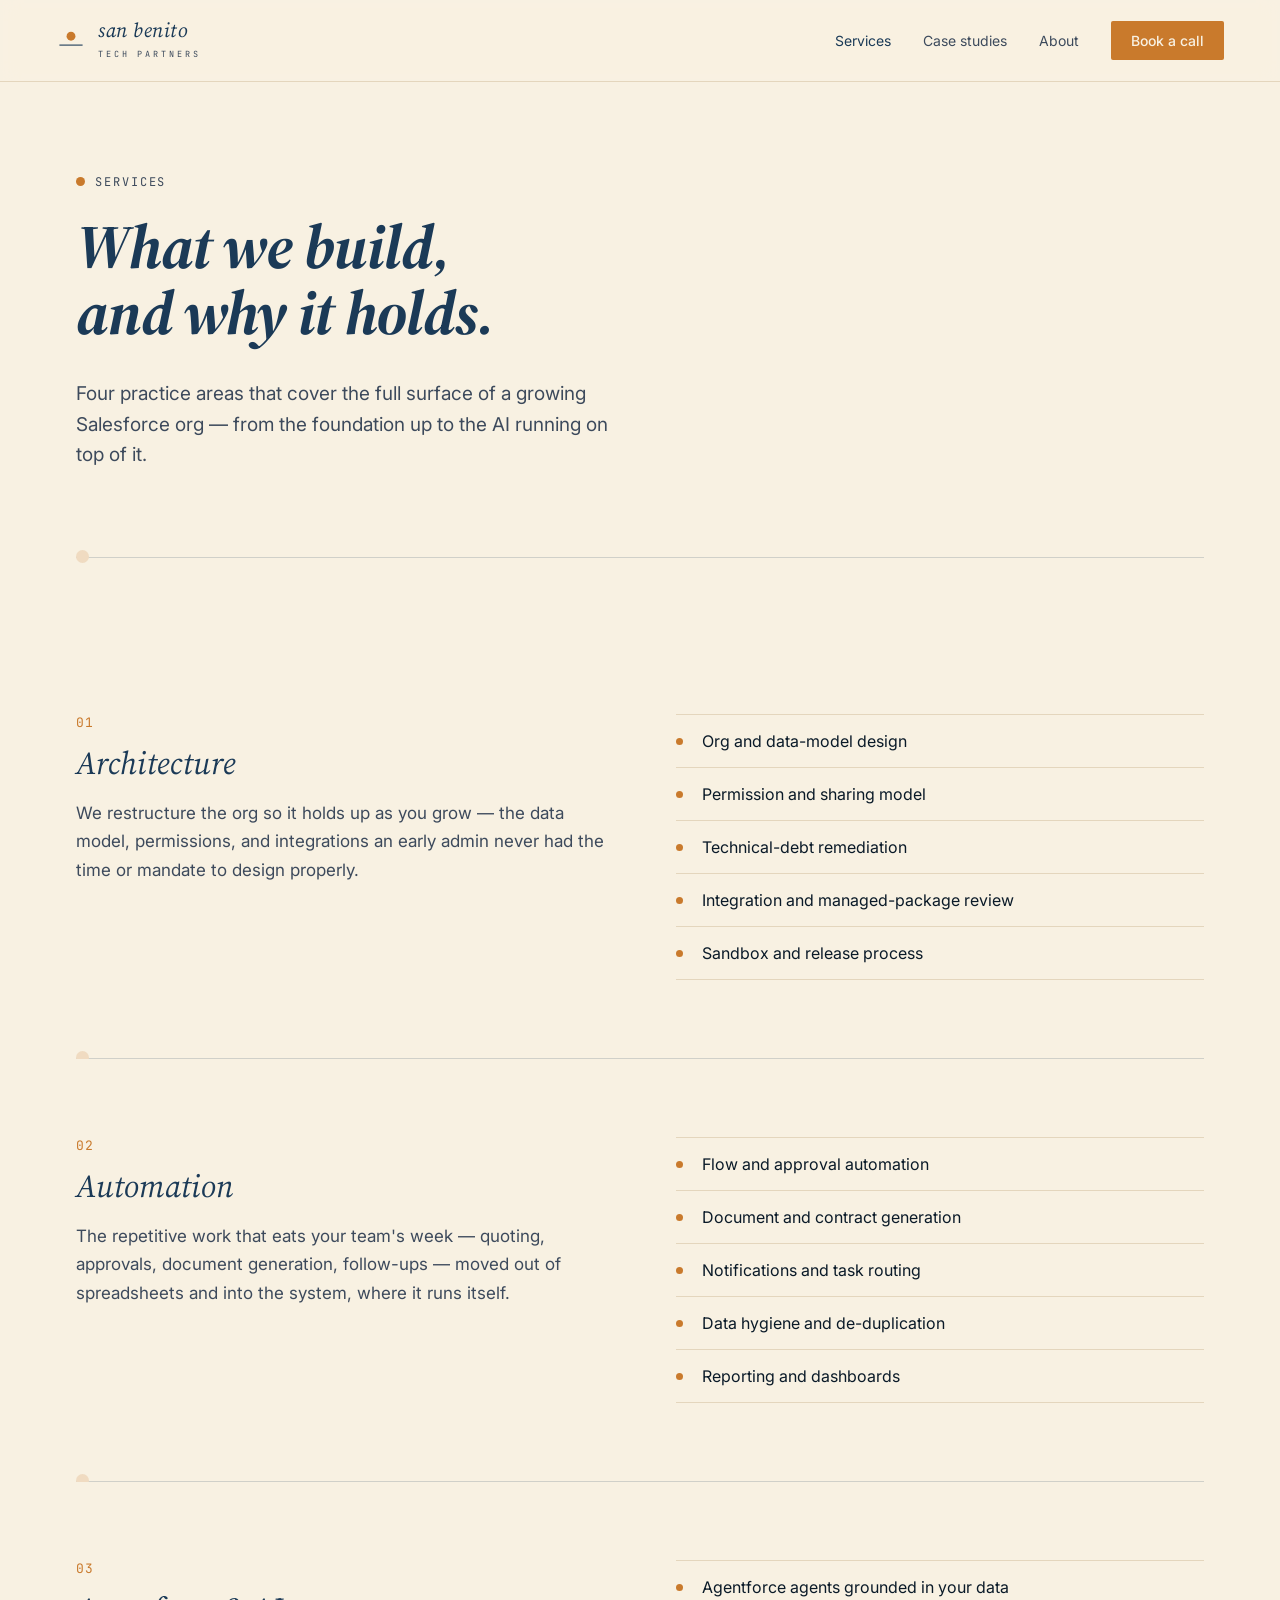
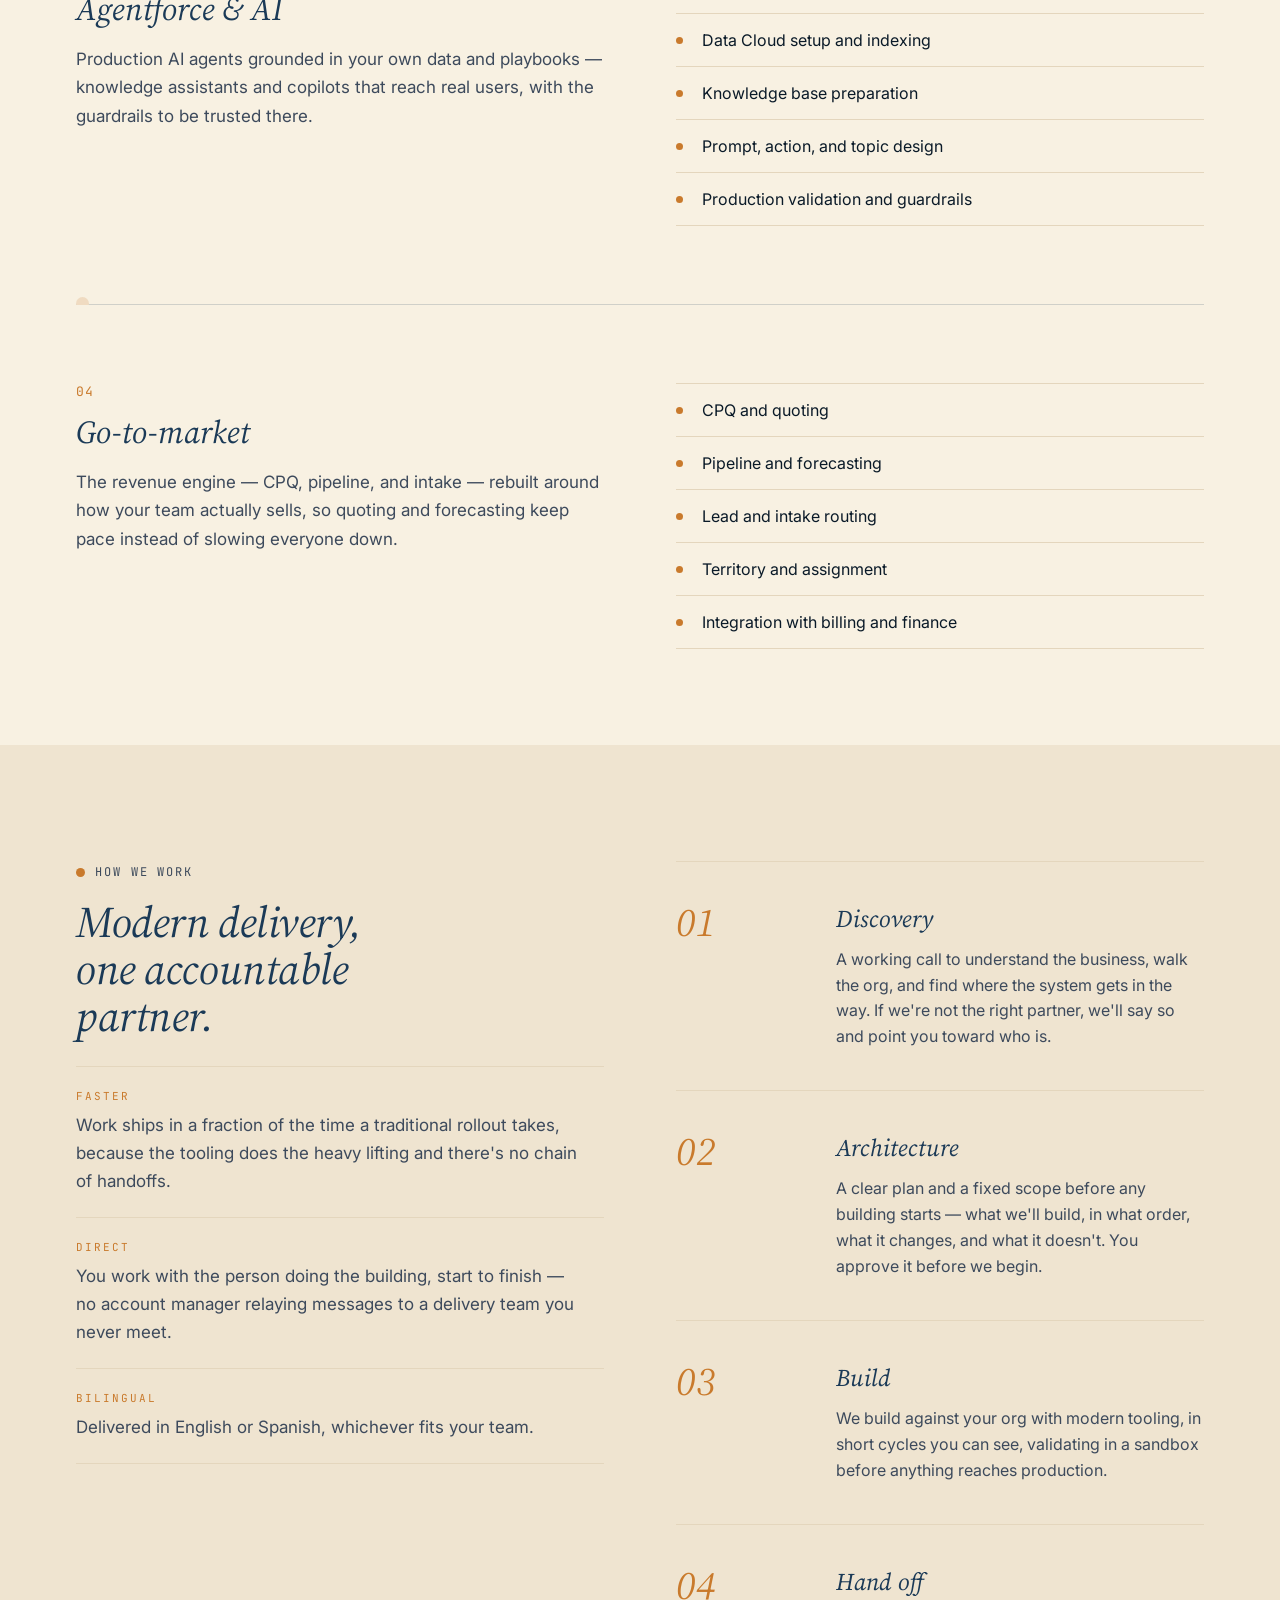
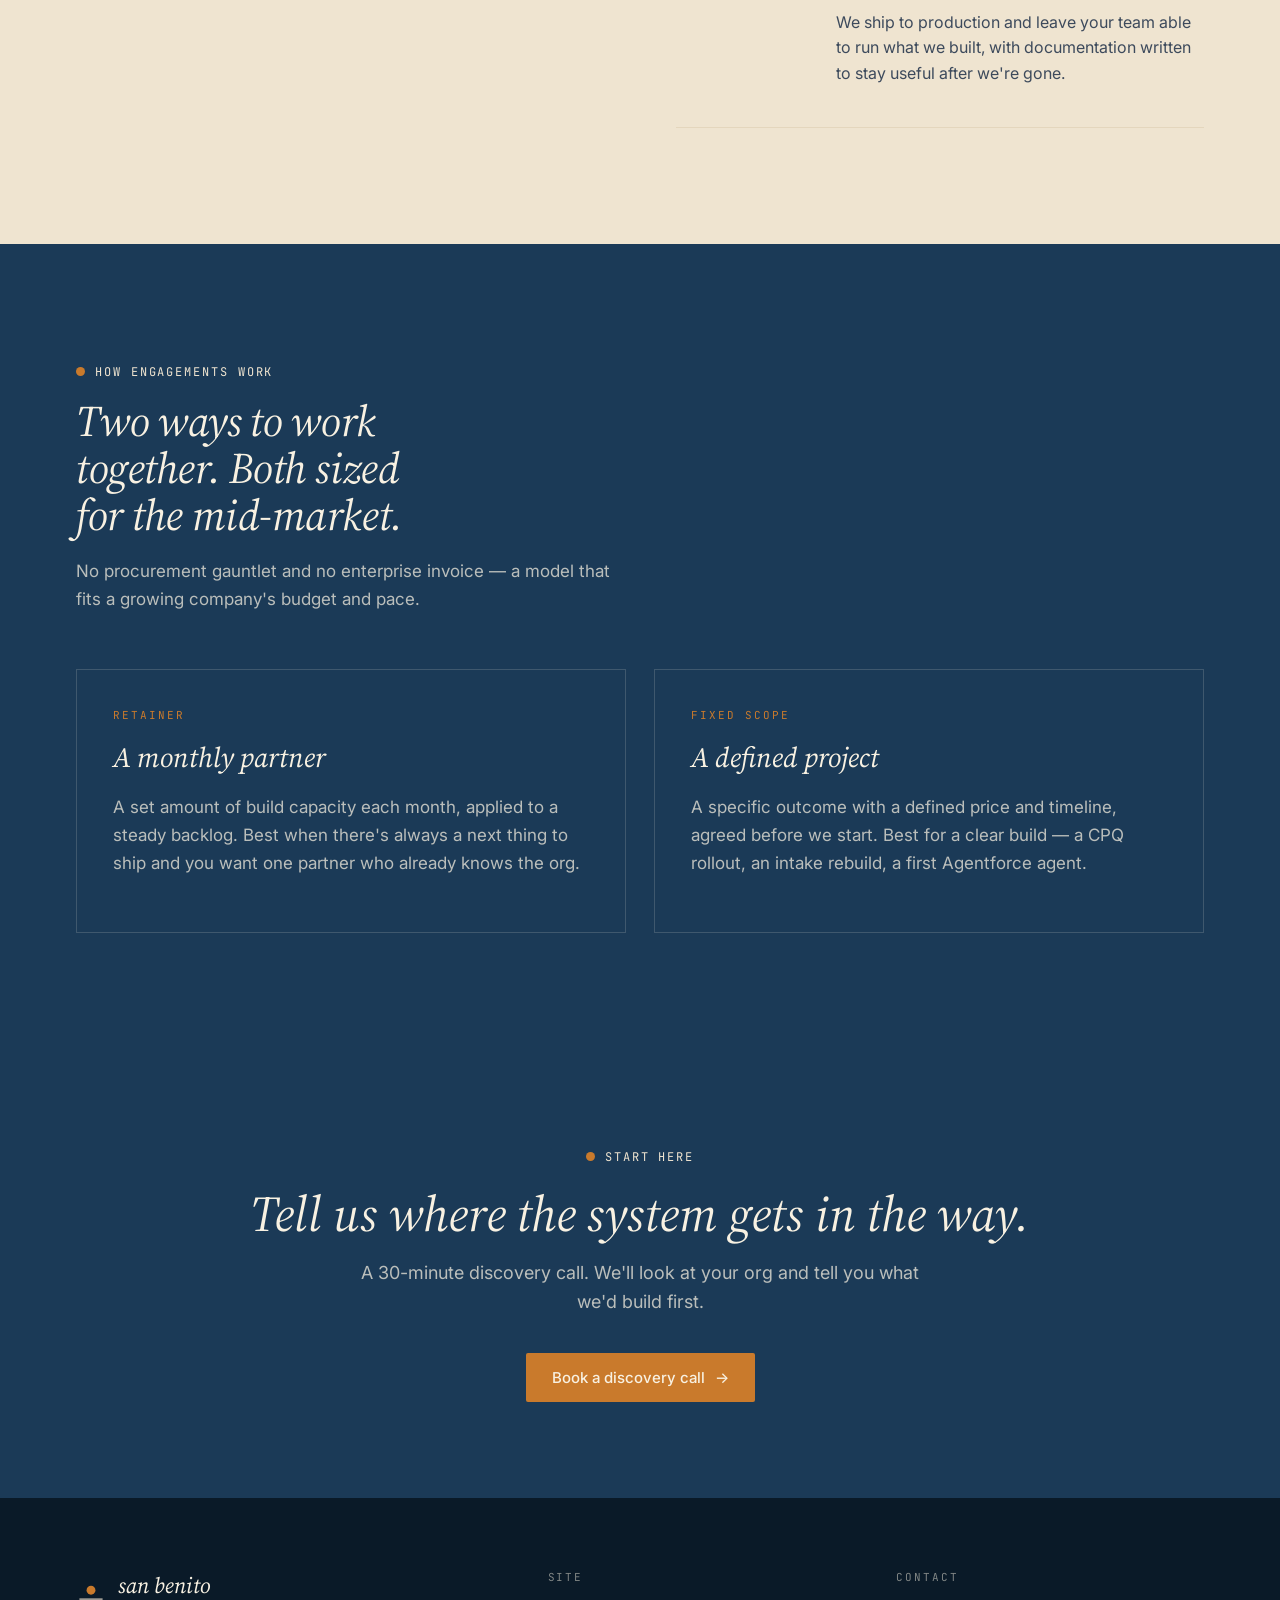
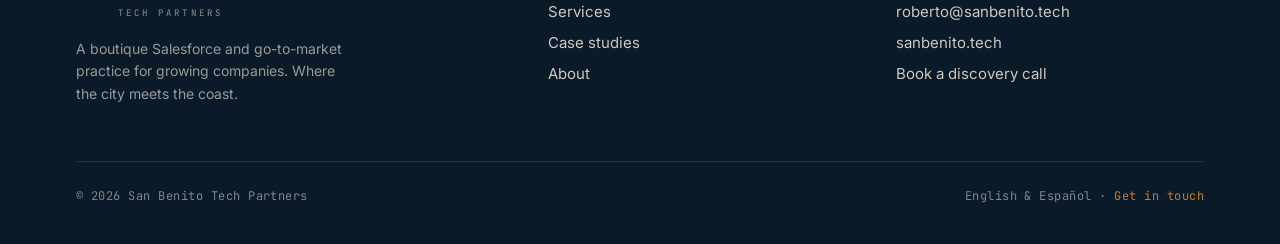
<file: services.html>
<!DOCTYPE html>
<html lang="en">
<head>
<meta charset="utf-8" />
<meta name="viewport" content="width=device-width, initial-scale=1" />
<title>Services — San Benito Tech Partners</title>
<meta name="description" content="Architecture, automation, Agentforce, and go-to-market — what we build and how engagements work." />
<link rel="icon" href="assets/sbtp-favicon.svg" />
<link rel="stylesheet" href="brand.css" />
<link rel="stylesheet" href="site.css" />
</head>
<body>

<!-- ===== HEADER ===== -->
<header class="site-header">
<a class="brand" href="index.html">
<svg width="30" height="30" viewBox="0 0 44 44" aria-hidden="true"><circle cx="22" cy="15" r="6.5" fill="#C97A2C"></circle><line x1="5" y1="28" x2="39" y2="28" stroke="#1B3A57" stroke-width="1.6"></line></svg>
<span><span class="wm">san benito</span><br><span class="tg">TECH&nbsp;PARTNERS</span></span>
</a>
<input type="checkbox" id="nav-toggle" class="nav-toggle" />
<label for="nav-toggle" class="nav-burger" aria-label="Menu">☰</label>
<nav class="site-nav">
<a href="services.html" class="active">Services</a>
<a href="case-studies.html">Case studies</a>
<a href="about.html">About</a>
</nav>
<a class="btn-amber btn-sm" href="https://calendar.app.google/EVADohh3cZ5LJQx87" target="_blank" rel="noopener">Book a call</a>
</header>

<!-- ===== LEAD ===== -->
<section class="lead-page bg-paper" data-screen-label="Services lead">
<div class="wrap">
<div class="eyebrow"><span>Services</span></div>
<h1 class="pt">What we build, and why it holds.</h1>
<p class="ps">Four practice areas that cover the full surface of a growing Salesforce org — from the foundation up to the AI running on top of it.</p>
</div>
</section>

<section class="section-sm bg-paper">
<div class="wrap"><div class="horizon left"></div></div>
</section>

<!-- ===== SERVICE 01 ===== -->
<section class="section-sm bg-paper" id="architecture">
<div class="wrap">
<div class="grid-2 gap-72 items-start">
<div>
<div class="svc-num">01</div>
<h2 class="h3 svc-title">Architecture</h2>
<p class="body">We restructure the org so it holds up as you grow — the data model, permissions, and integrations an early admin never had the time or mandate to design properly.</p>
</div>
<ul class="svc-list">
<li>Org and data-model design</li>
<li>Permission and sharing model</li>
<li>Technical-debt remediation</li>
<li>Integration and managed-package review</li>
<li>Sandbox and release process</li>
</ul>
</div>
</div>
</section>
<div class="wrap"><div class="horizon left"></div></div>

<!-- ===== SERVICE 02 ===== -->
<section class="section-sm bg-paper" id="automation">
<div class="wrap">
<div class="grid-2 gap-72 items-start">
<div>
<div class="svc-num">02</div>
<h2 class="h3 svc-title">Automation</h2>
<p class="body">The repetitive work that eats your team's week — quoting, approvals, document generation, follow-ups — moved out of spreadsheets and into the system, where it runs itself.</p>
</div>
<ul class="svc-list">
<li>Flow and approval automation</li>
<li>Document and contract generation</li>
<li>Notifications and task routing</li>
<li>Data hygiene and de-duplication</li>
<li>Reporting and dashboards</li>
</ul>
</div>
</div>
</section>
<div class="wrap"><div class="horizon left"></div></div>

<!-- ===== SERVICE 03 ===== -->
<section class="section-sm bg-paper" id="agentforce">
<div class="wrap">
<div class="grid-2 gap-72 items-start">
<div>
<div class="svc-num">03</div>
<h2 class="h3 svc-title">Agentforce &amp; AI</h2>
<p class="body">Production AI agents grounded in your own data and playbooks — knowledge assistants and copilots that reach real users, with the guardrails to be trusted there.</p>
</div>
<ul class="svc-list">
<li>Agentforce agents grounded in your data</li>
<li>Data Cloud setup and indexing</li>
<li>Knowledge base preparation</li>
<li>Prompt, action, and topic design</li>
<li>Production validation and guardrails</li>
</ul>
</div>
</div>
</section>
<div class="wrap"><div class="horizon left"></div></div>

<!-- ===== SERVICE 04 ===== -->
<section class="section-sm bg-paper pb-96" id="gtm">
<div class="wrap">
<div class="grid-2 gap-72 items-start">
<div>
<div class="svc-num">04</div>
<h2 class="h3 svc-title">Go-to-market</h2>
<p class="body">The revenue engine — CPQ, pipeline, and intake — rebuilt around how your team actually sells, so quoting and forecasting keep pace instead of slowing everyone down.</p>
</div>
<ul class="svc-list">
<li>CPQ and quoting</li>
<li>Pipeline and forecasting</li>
<li>Lead and intake routing</li>
<li>Territory and assignment</li>
<li>Integration with billing and finance</li>
</ul>
</div>
</div>
</section>

<!-- ===== HOW WE WORK ===== -->
<section class="section bg-sand" id="how-we-work">
<div class="wrap">
<div class="grid-2 gap-72 items-start">
<div>
<div class="eyebrow"><span>How we work</span></div>
<h2 class="h2 max-16ch mb-26">Modern delivery, one accountable partner.</h2>
<div class="fact-row">
<div class="mini-label mini-label--amber">Faster</div>
<p class="body">Work ships in a fraction of the time a traditional rollout takes, because the tooling does the heavy lifting and there's no chain of handoffs.</p>
</div>
<div class="fact-row">
<div class="mini-label mini-label--amber">Direct</div>
<p class="body">You work with the person doing the building, start to finish — no account manager relaying messages to a delivery team you never meet.</p>
</div>
<div class="fact-row">
<div class="mini-label mini-label--amber">Bilingual</div>
<p class="body">Delivered in English or Spanish, whichever fits your team.</p>
</div>
</div>
<div class="steps">
<div class="step">
<div class="sn">01</div>
<div>
<div class="st">Discovery</div>
<div class="sd">A working call to understand the business, walk the org, and find where the system gets in the way. If we're not the right partner, we'll say so and point you toward who is.</div>
</div>
</div>
<div class="step">
<div class="sn">02</div>
<div>
<div class="st">Architecture</div>
<div class="sd">A clear plan and a fixed scope before any building starts — what we'll build, in what order, what it changes, and what it doesn't. You approve it before we begin.</div>
</div>
</div>
<div class="step">
<div class="sn">03</div>
<div>
<div class="st">Build</div>
<div class="sd">We build against your org with modern tooling, in short cycles you can see, validating in a sandbox before anything reaches production.</div>
</div>
</div>
<div class="step">
<div class="sn">04</div>
<div>
<div class="st">Hand off</div>
<div class="sd">We ship to production and leave your team able to run what we built, with documentation written to stay useful after we're gone.</div>
</div>
</div>
</div>
</div>
</div>
</section>

<!-- ===== ENGAGEMENT MODEL ===== -->
<section class="section bg-navy on-navy" id="engagements">
<div class="wrap">
<div class="eyebrow"><span>How engagements work</span></div>
<h2 class="h2 max-18ch mb-18">Two ways to work together. Both sized for the mid-market.</h2>
<p class="body max-560 mb-56">No procurement gauntlet and no enterprise invoice — a model that fits a growing company's budget and pace.</p>
<div class="grid-2 gap-28">
<div class="navy-card">
<div class="mini-label mini-label--amber">Retainer</div>
<h3>A monthly partner</h3>
<p class="body">A set amount of build capacity each month, applied to a steady backlog. Best when there's always a next thing to ship and you want one partner who already knows the org.</p>
</div>
<div class="navy-card">
<div class="mini-label mini-label--amber">Fixed scope</div>
<h3>A defined project</h3>
<p class="body">A specific outcome with a defined price and timeline, agreed before we start. Best for a clear build — a CPQ rollout, an intake rebuild, a first Agentforce agent.</p>
</div>
</div>
</div>
</section>

<!-- ===== CTA ===== -->
<section class="cta-band on-navy">
<div class="inner wrap-narrow">
<div class="eyebrow eyebrow--center"><span>Start here</span></div>
<h2 class="ch">Tell us where the system gets in the way.</h2>
<p class="cs">A 30-minute discovery call. We'll look at your org and tell you what we'd build first.</p>
<a class="btn-amber" href="https://calendar.app.google/EVADohh3cZ5LJQx87" target="_blank" rel="noopener">Book a discovery call <span>→</span></a>
</div>
</section>

<!-- ===== FOOTER ===== -->
<footer class="site-footer">
<div class="wrap">
<div class="foot-grid">
<div class="foot-brand">
<div class="brand-lockup">
<svg width="30" height="30" viewBox="0 0 44 44" aria-hidden="true"><circle cx="22" cy="15" r="6.5" fill="#C97A2C"></circle><line x1="5" y1="28" x2="39" y2="28" stroke="#EFE4D0" stroke-width="1.6"></line></svg>
<span><span class="wm">san benito</span><br><span class="tg">TECH&nbsp;PARTNERS</span></span>
</div>
<p>A boutique Salesforce and go-to-market practice for growing companies. Where the city meets the coast.</p>
</div>
<div class="foot-col">
<h4>Site</h4>
<a href="services.html">Services</a>
<a href="case-studies.html">Case studies</a>
<a href="about.html">About</a>
</div>
<div class="foot-col">
<h4>Contact</h4>
<a href="mailto:roberto@sanbenito.tech">roberto@sanbenito.tech</a>
<a href="https://sanbenito.tech">sanbenito.tech</a>
<a href="about.html#contact">Book a discovery call</a>
</div>
</div>
<div class="foot-bottom">
<span>© 2026 San Benito Tech Partners</span>
<span>English &amp; Español · <a href="about.html#contact">Get in touch</a></span>
</div>
</div>
</footer>

</body>
</html>
</file>
<file: brand.css>
/* San Benito Tech Partners — "Horizon" brand foundation
   Source of truth: SBTP-Brand-Guidelines-v1. Restraint is the discipline. */

@import url('https://fonts.googleapis.com/css2?family=Inter:wght@400;500&family=JetBrains+Mono:wght@400;500&family=Source+Serif+4:ital,opsz,wght@1,8..60,400&display=swap');

:root {
  /* Palette — six colors total */
  --ink:          #0A1A28;
  --pacific:      #1B3A57;
  --slate:        #3D4A5C;
  --amber:        #C97A2C;
  --sand:         #EFE4D0;
  --paper:        #F8F1E2;
  --white:        #FFFFFF;

  /* Derived, on-brand tints (kept within the family, low chroma) */
  --pacific-12:   rgba(27, 58, 87, 0.12);
  --pacific-08:   rgba(27, 58, 87, 0.08);
  --slate-50:     rgba(61, 74, 92, 0.50);
  --sand-line:    #E4D6BD;
  --paper-on-navy: rgba(248, 241, 226, 0.72);

  /* Type */
  --display: 'Source Serif 4', 'Source Serif Pro', Georgia, serif;
  --body:    'Inter', Helvetica, Arial, sans-serif;
  --mono:    'JetBrains Mono', Menlo, monospace;
}

* { box-sizing: border-box; }

body {
  margin: 0;
  font-family: var(--body);
  color: var(--ink);
  background: var(--paper);
  -webkit-font-smoothing: antialiased;
  text-rendering: optimizeLegibility;
}

/* ---- Display: Source Serif Pro Italic, sentence case, always italic ---- */
.display {
  font-family: var(--display);
  font-style: italic;
  font-weight: 400;
  color: var(--pacific);
  letter-spacing: -0.01em;
  line-height: 1.04;
  text-wrap: balance;
}

/* ---- Mono kicker / labels ---- */
.kicker {
  font-family: var(--mono);
  font-weight: 400;
  font-size: 12px;
  letter-spacing: 0.16em;
  text-transform: uppercase;
  color: var(--slate);
}

/* ---- Body ---- */
.lede {
  font-family: var(--body);
  font-weight: 400;
  font-size: 19px;
  line-height: 1.6;
  color: var(--slate);
  text-wrap: pretty;
}

p { text-wrap: pretty; }

/* ---- The mark: amber sun + navy horizon line ---- */
.sun { display: block; }

/* ---- Amber CTA — the one accent per surface ---- */
.btn-amber {
  display: inline-flex;
  align-items: center;
  gap: 10px;
  font-family: var(--body);
  font-weight: 500;
  font-size: 15px;
  color: var(--paper);
  background: var(--amber);
  border: none;
  padding: 15px 26px;
  border-radius: 2px;
  text-decoration: none;
  cursor: pointer;
  transition: background 160ms ease, transform 160ms ease;
}
.btn-amber:hover { background: #b86d24; }

.btn-ghost {
  display: inline-flex;
  align-items: center;
  gap: 10px;
  font-family: var(--body);
  font-weight: 500;
  font-size: 15px;
  color: var(--pacific);
  background: transparent;
  border: 1px solid var(--pacific-12);
  padding: 14px 24px;
  border-radius: 2px;
  text-decoration: none;
  cursor: pointer;
  transition: border-color 160ms ease, background 160ms ease;
}
.btn-ghost:hover { border-color: var(--pacific); }

/* horizon rule */
.rule { height: 1px; background: var(--pacific); opacity: 0.18; border: 0; }
</file>
<file: site.css>
/* San Benito Tech Partners — site components
Built on brand.css. Direction: "The System" (editorial + navy panels). */

/* ---------- layout ---------- */
.wrap { max-width: 1240px; margin: 0 auto; padding: 0 56px; }
.wrap-narrow { max-width: 920px; margin: 0 auto; padding: 0 56px; }
section { position: relative; }
.section { padding: 116px 0; }
.section-sm { padding: 78px 0; }

.bg-paper { background: var(--paper); }
.bg-sand { background: var(--sand); }
.bg-navy { background: var(--pacific); }
.bg-white { background: #FCF8EF; }

/* ---------- header ---------- */
.site-header {
position: sticky; top: 0; z-index: 50;
display: flex; align-items: center; justify-content: space-between;
padding: 20px 56px;
background: rgba(248,241,226,0.86);
backdrop-filter: saturate(140%) blur(10px);
border-bottom: 1px solid var(--sand-line);
}
.site-header.on-navy {
background: rgba(27,58,87,0.72);
border-bottom: 1px solid rgba(248,241,226,0.14);
}
.brand { display: flex; align-items: center; gap: 12px; text-decoration: none; }
.brand .wm { font-family: var(--display); font-style: italic; font-size: 20px; letter-spacing: .5px; line-height: 1; color: var(--pacific); }
.brand .tg { font-family: var(--mono); font-size: 8.5px; letter-spacing: .34em; margin-top: 3px; color: var(--slate); }
.on-navy .brand .wm { color: var(--paper); }
.on-navy .brand .tg { color: rgba(248,241,226,.6); }

.site-nav { display: flex; align-items: center; gap: 32px; margin-left: auto; margin-right: 32px; }
.site-nav a { font-family: var(--body); font-size: 14px; color: var(--slate); text-decoration: none; transition: color 140ms ease; }
.site-nav a:hover { color: var(--pacific); }
.site-nav a.active { color: var(--pacific); }
.on-navy .site-nav a { color: rgba(248,241,226,.78); }
.on-navy .site-nav a:hover, .on-navy .site-nav a.active { color: var(--paper); }
.btn-sm { padding: 11px 20px !important; font-size: 14px !important; }

/* mobile nav toggle — pure CSS checkbox hack, no JS */
.nav-toggle { display: none; }
.nav-burger { display: none; }

/* ---------- eyebrow + section title ---------- */
.eyebrow { display: inline-flex; align-items: center; gap: 10px; }
.eyebrow::before { content: ""; width: 9px; height: 9px; border-radius: 50%; background: var(--amber); }
.eyebrow span { font-family: var(--mono); font-size: 12px; letter-spacing: .16em; text-transform: uppercase; color: var(--slate); }
.on-navy .eyebrow span { color: var(--sand); }
.eyebrow--center { justify-content: center; }

.h2 { font-family: var(--display); font-style: italic; font-weight: 400; color: var(--pacific); font-size: clamp(30px, 3.4vw, 44px); line-height: 1.08; letter-spacing: -.01em; margin: 18px 0 0; text-wrap: balance; }
.on-navy .h2 { color: var(--paper); }
.h3 { font-family: var(--display); font-style: italic; font-weight: 400; color: var(--pacific); font-size: 25px; line-height: 1.15; margin: 0; }
.body { font-family: var(--body); font-size: 17px; line-height: 1.65; color: var(--slate); text-wrap: pretty; }
.body-lg { font-size: 19px; line-height: 1.62; }
.on-navy .body, .on-navy .body-lg { color: var(--paper-on-navy); }

/* ---------- hero (Direction C — split) ---------- */
.hero { display: grid; grid-template-columns: 1.12fr 0.88fr; min-height: calc(100vh - 65px); }
.hero-left { display: flex; flex-direction: column; justify-content: center; padding: 64px 56px 64px clamp(56px, 6vw, 104px); }
.hero-h1 { font-family: var(--display); font-style: italic; font-weight: 400; color: var(--pacific); font-size: clamp(38px, 4.4vw, 58px); line-height: 1.05; letter-spacing: -.015em; margin: 26px 0 24px; text-wrap: balance; }
.hero-left .body-lg { max-width: 500px; margin-bottom: 38px; }
.hero-cta { display: flex; gap: 14px; align-items: center; flex-wrap: wrap; }

.hero-panel { background: var(--pacific); padding: 56px clamp(40px, 4vw, 56px); display: flex; flex-direction: column; justify-content: center; }
.panel-head { display: flex; align-items: center; gap: 11px; margin-bottom: 26px; }
.panel-head .lbl { font-family: var(--mono); font-size: 11px; letter-spacing: .22em; color: var(--sand); }
.panel-row { padding: 18px 0; border-top: 1px solid rgba(248,241,226,.14); }
.panel-row:first-of-type { border-top: none; }
.panel-row .k { font-family: var(--mono); font-size: 10.5px; letter-spacing: .18em; color: var(--amber); margin-bottom: 7px; }
.panel-row .v { font-family: var(--body); font-size: 15px; color: var(--paper); line-height: 1.4; }

/* ---------- horizon divider ---------- */
.horizon { position: relative; height: 1px; background: var(--pacific); opacity: .18; }
.horizon::after { content: ""; position: absolute; left: 50%; top: -6.5px; width: 13px; height: 13px; border-radius: 50%; background: var(--amber); transform: translateX(-50%); }
.horizon.left::after { left: 0; transform: none; }

/* ---------- practice grid ---------- */
.grid-2 { display: grid; grid-template-columns: 1fr 1fr; gap: 0; }
.grid-3 { display: grid; grid-template-columns: repeat(3, 1fr); gap: 28px; }

.practice { display: grid; grid-template-columns: repeat(2, 1fr); border-top: 1px solid var(--sand-line); }
.practice .cell { padding: 38px 36px 38px 0; border-bottom: 1px solid var(--sand-line); }
.practice .cell:nth-child(odd) { padding-right: 56px; }
.practice .cell:nth-child(even) { padding-left: 56px; border-left: 1px solid var(--sand-line); }
.practice .num { font-family: var(--mono); font-size: 12px; color: var(--amber); letter-spacing: .1em; }
.practice .pt { font-family: var(--display); font-style: italic; font-size: 26px; color: var(--pacific); margin: 14px 0 12px; }
.practice .pt a { color: inherit; text-decoration: none; }
.practice .pt a:hover { text-decoration: underline; text-decoration-thickness: 1px; text-underline-offset: 4px; }
.practice .pd { font-family: var(--body); font-size: 15.5px; line-height: 1.6; color: var(--slate); }

/* ---------- vertical cards ---------- */
.vcard { background: #FCF8EF; border: 1px solid var(--sand-line); padding: 36px 34px; display: flex; flex-direction: column; min-height: 300px; }
.vcard .vh { font-family: var(--display); font-style: italic; font-size: 25px; color: var(--pacific); margin: 16px 0 14px; }
.vcard .vd { font-family: var(--body); font-size: 15px; line-height: 1.6; color: var(--slate); flex: 1; }
.vcard .vtag { font-family: var(--mono); font-size: 11px; letter-spacing: .14em; color: var(--slate); text-transform: uppercase; }
.vcard .quote { font-family: var(--display); font-style: italic; font-size: 16px; color: var(--pacific); line-height: 1.4; margin-top: 22px; padding-top: 20px; border-top: 1px solid var(--sand-line); }

/* ---------- case cards ---------- */
.case { display: grid; grid-template-columns: 0.9fr 1.1fr; gap: 0; border: 1px solid var(--sand-line); background: #FCF8EF; }
.case .meta { background: var(--pacific); padding: 44px 40px; display: flex; flex-direction: column; justify-content: space-between; }
.case .meta .sector { font-family: var(--mono); font-size: 11px; letter-spacing: .18em; color: var(--sand); text-transform: uppercase; }
.case .meta .who { font-family: var(--display); font-style: italic; font-size: 26px; color: var(--paper); line-height: 1.2; margin-top: 18px; }
.case .meta .stat { margin-top: 28px; }
.case .meta .stat .big { font-family: var(--display); font-style: italic; font-size: 46px; color: var(--amber); line-height: 1; }
.case .meta .stat .cap { font-family: var(--body); font-size: 13px; color: var(--paper-on-navy); margin-top: 8px; }
.case .body-side { padding: 44px 40px; }
.case .body-side .lab { font-family: var(--mono); font-size: 10.5px; letter-spacing: .16em; color: var(--amber); text-transform: uppercase; margin-bottom: 9px; }
.case .body-side .txt { font-family: var(--body); font-size: 15.5px; line-height: 1.62; color: var(--slate); margin: 0 0 26px; }
.case .body-side .txt:last-child { margin-bottom: 0; }

/* ---------- approach steps ---------- */
.steps { border-top: 1px solid var(--sand-line); }
.step { display: grid; grid-template-columns: 120px 1fr; gap: 40px; padding: 40px 0; border-bottom: 1px solid var(--sand-line); align-items: start; }
.step .sn { font-family: var(--display); font-style: italic; font-size: 40px; color: var(--amber); line-height: 1; }
.step .st { font-family: var(--display); font-style: italic; font-size: 24px; color: var(--pacific); margin: 0 0 12px; }
.step .sd { font-family: var(--body); font-size: 16px; line-height: 1.62; color: var(--slate); max-width: 620px; }

/* ---------- cta band ---------- */
.cta-band { background: var(--pacific); }
.cta-band .inner { padding: 96px 0; text-align: center; }
.cta-band .ch { font-family: var(--display); font-style: italic; font-weight: 400; color: var(--paper); font-size: clamp(32px, 4vw, 50px); line-height: 1.08; margin: 22px 0 18px; text-wrap: balance; }
.cta-band .cs { font-family: var(--body); font-size: 18px; color: var(--paper-on-navy); max-width: 560px; margin: 0 auto 36px; line-height: 1.6; }

/* ---------- footer ---------- */
.site-footer { background: var(--ink); color: var(--paper); padding: 72px 0 40px; }
.foot-grid { display: grid; grid-template-columns: 1.4fr 1fr 1fr; gap: 40px; }
.foot-col h4 { font-family: var(--mono); font-size: 11px; letter-spacing: .18em; text-transform: uppercase; color: rgba(248,241,226,.5); margin: 0 0 18px; font-weight: 400; }
.foot-col a { display: block; font-family: var(--body); font-size: 15px; color: rgba(248,241,226,.82); text-decoration: none; margin-bottom: 12px; transition: color 140ms ease; }
.foot-col a:hover { color: var(--paper); }
.foot-brand .wm { font-family: var(--display); font-style: italic; font-size: 22px; color: var(--paper); }
.foot-brand .tg { font-family: var(--mono); font-size: 9px; letter-spacing: .34em; color: rgba(248,241,226,.55); margin-top: 4px; }
.foot-brand p { font-family: var(--body); font-size: 14px; color: rgba(248,241,226,.6); line-height: 1.6; margin: 18px 0 0; max-width: 280px; }
.foot-bottom { display: flex; justify-content: space-between; align-items: center; margin-top: 56px; padding-top: 26px; border-top: 1px solid rgba(248,241,226,.12); }
.foot-bottom span { font-family: var(--mono); font-size: 12px; color: rgba(248,241,226,.5); letter-spacing: .04em; }
.foot-bottom a { color: var(--amber); text-decoration: none; }

/* ---------- contact ---------- */
.contact-grid { display: grid; grid-template-columns: 1fr 1fr; gap: 0; border: 1px solid var(--sand-line); }
.contact-left { padding: 56px clamp(40px,4vw,56px); }
.contact-right { background: var(--pacific); padding: 56px clamp(40px,4vw,56px); display: flex; flex-direction: column; justify-content: center; }
.contact-right .ci { margin-bottom: 26px; }
.contact-right .ci:last-child { margin-bottom: 0; }
.contact-right .ci .cl { font-family: var(--mono); font-size: 10.5px; letter-spacing: .18em; color: var(--amber); text-transform: uppercase; margin-bottom: 8px; }
.contact-right .ci .cv { font-family: var(--body); font-size: 17px; color: var(--paper); }
.contact-right .ci .cv a { color: var(--paper); text-decoration: none; border-bottom: 1px solid rgba(248,241,226,.3); }
.on-navy .contact-grid { border-color: rgba(248,241,226,.16); }
.on-navy .contact-left { background: rgba(248,241,226,.03); }
.contact-note { font-size: 14px; color: var(--paper-on-navy); margin-top: 20px; }
.contact-note a { color: var(--amber); text-decoration: none; }

/* ---------- service list ---------- */
.svc-list { list-style: none; margin: 0; padding: 0; border-top: 1px solid var(--sand-line); }
.svc-list li { font-family: var(--body); font-size: 16px; color: var(--ink); padding: 16px 0 16px 26px; border-bottom: 1px solid var(--sand-line); position: relative; }
.svc-list li::before { content: ""; position: absolute; left: 0; top: 23px; width: 7px; height: 7px; border-radius: 50%; background: var(--amber); }

/* ---------- misc ---------- */
.lead-page { padding: 88px 0 8px; }
.lead-page .pt { font-family: var(--display); font-style: italic; color: var(--pacific); font-size: clamp(40px, 5vw, 62px); line-height: 1.06; letter-spacing: -.015em; margin: 24px 0 0; max-width: 15ch; text-wrap: balance; }
.lead-page .ps { font-family: var(--body); font-size: 19px; line-height: 1.6; color: var(--slate); max-width: 560px; margin: 34px 0 0; }
.measure { max-width: 640px; }

/* ---------- utilities (replace inline styles) ---------- */
.navy-card { border: 1px solid rgba(248,241,226,.16); padding: 38px 36px; }
.navy-card h3 { font-family: var(--display); font-style: italic; font-weight: 400; font-size: 28px; color: var(--paper); margin: 16px 0; }
.mini-label { font-family: var(--mono); font-size: 11px; letter-spacing: .18em; text-transform: uppercase; }
.mini-label--amber { color: var(--amber); }
.mini-label--sand { color: var(--sand); }
.gap-72 { gap: 72px; }
.gap-28 { gap: 28px; }
.items-start { align-items: start; }
.items-center { align-items: center; }
.max-16ch { max-width: 16ch; }
.max-18ch { max-width: 18ch; }
.max-20ch { max-width: 20ch; }
.max-420 { max-width: 420px; }
.max-560 { max-width: 560px; }
.max-660 { max-width: 660px; }
.max-680 { max-width: 680px; }
.mt-0 { margin-top: 0; }
.mt-32 { margin-top: 32px; }
.mt-40 { margin-top: 40px; }
.mt-56 { margin-top: 56px; }
.mb-18 { margin-bottom: 18px; }
.mb-22 { margin-bottom: 22px; }
.mb-24 { margin-bottom: 24px; }
.mb-26 { margin-bottom: 26px; }
.mb-28 { margin-bottom: 28px; }
.mb-48 { margin-bottom: 48px; }
.mb-52 { margin-bottom: 52px; }
.mb-56 { margin-bottom: 56px; }
.pt-64 { padding-top: 64px; }
.pb-96 { padding-bottom: 96px; }
.btn-ghost.on-dark { color: var(--paper); border-color: rgba(248,241,226,.3); }
.svc-num { font-family: var(--mono); font-size: 13px; color: var(--amber); letter-spacing: .1em; }
.svc-title { font-size: 32px; margin: 14px 0 18px; }
.fact-row { border-top: 1px solid var(--sand-line); padding: 22px 0; }
.fact-row:last-of-type { border-bottom: 1px solid var(--sand-line); }
.fact-row .mini-label { margin-bottom: 8px; }
.fact-row p { margin: 0; }
.brand-lockup { display: flex; align-items: center; gap: 12px; }
.stack-40 { display: flex; flex-direction: column; gap: 40px; }
.glance-panel { background: var(--pacific); padding: 48px 44px; }
.proof-strip-item .stat-line { font-family: var(--display); font-style: italic; font-size: 32px; color: var(--amber); line-height: 1.15; margin: 12px 0 10px; }

/* ---------- responsive ---------- */
@media (max-width: 900px) {
/* mobile nav — burger + dropdown panel, Book a call stays visible beside the burger */
.nav-burger { display: flex; align-items: center; justify-content: center; width: 44px; height: 44px; margin-left: auto; margin-right: 6px; font-size: 22px; line-height: 1; color: var(--pacific); cursor: pointer; user-select: none; }
.site-nav { display: none; margin: 0; }
.nav-toggle:checked ~ .site-nav { display: flex; flex-direction: column; align-items: stretch; position: absolute; top: 100%; left: 0; right: 0; background: var(--paper); border-bottom: 1px solid var(--sand-line); padding: 20px 28px 24px; gap: 18px; }
.site-nav a { display: block; font-size: 16px; line-height: 1.4; padding: 11px 0; }
.hero { grid-template-columns: 1fr; min-height: 0; }
.hero-left { padding: 48px 28px 40px; }
.hero-panel { padding: 44px 40px; }
.grid-2 { grid-template-columns: 1fr; gap: 32px; }
.grid-3 { grid-template-columns: 1fr; }
.section { padding: 72px 0; }
.section-sm { padding: 48px 0; }
.cta-band .inner { padding: 64px 0; }
.practice { grid-template-columns: 1fr; }
.practice .cell:nth-child(even) { padding-left: 0; border-left: none; }
.practice .cell:nth-child(odd) { padding-right: 0; }
.case { grid-template-columns: 1fr; }
.contact-grid { grid-template-columns: 1fr; }
.foot-grid { grid-template-columns: 1fr 1fr; gap: 32px; }
.step { grid-template-columns: 1fr; gap: 10px; }
.wrap, .wrap-narrow, .site-header { padding-left: 28px; padding-right: 28px; }
}

@media (max-width: 640px) {
.wrap, .wrap-narrow, .site-header { padding-left: 20px; padding-right: 20px; }
.section { padding: 56px 0; }
.hero-h1 { font-size: clamp(32px, 9vw, 38px); }
.h2 { font-size: clamp(25px, 7vw, 30px); }
.lead-page { padding: 56px 0 8px; }
.lead-page .pt { font-size: clamp(32px, 9vw, 40px); }
.lede, .lead-page .ps { font-size: 17px; }
.body-lg { font-size: 17px; }
.case .meta, .case .body-side { padding: 28px 22px; }
.case .meta .stat .big { font-size: 30px; }
.step .sn { font-size: 28px; }
.foot-grid { grid-template-columns: 1fr; gap: 28px; }
.foot-bottom { flex-direction: column; gap: 10px; align-items: flex-start; }
.hero-cta .btn-amber, .hero-cta .btn-ghost { width: 100%; justify-content: center; }
}
</file>
